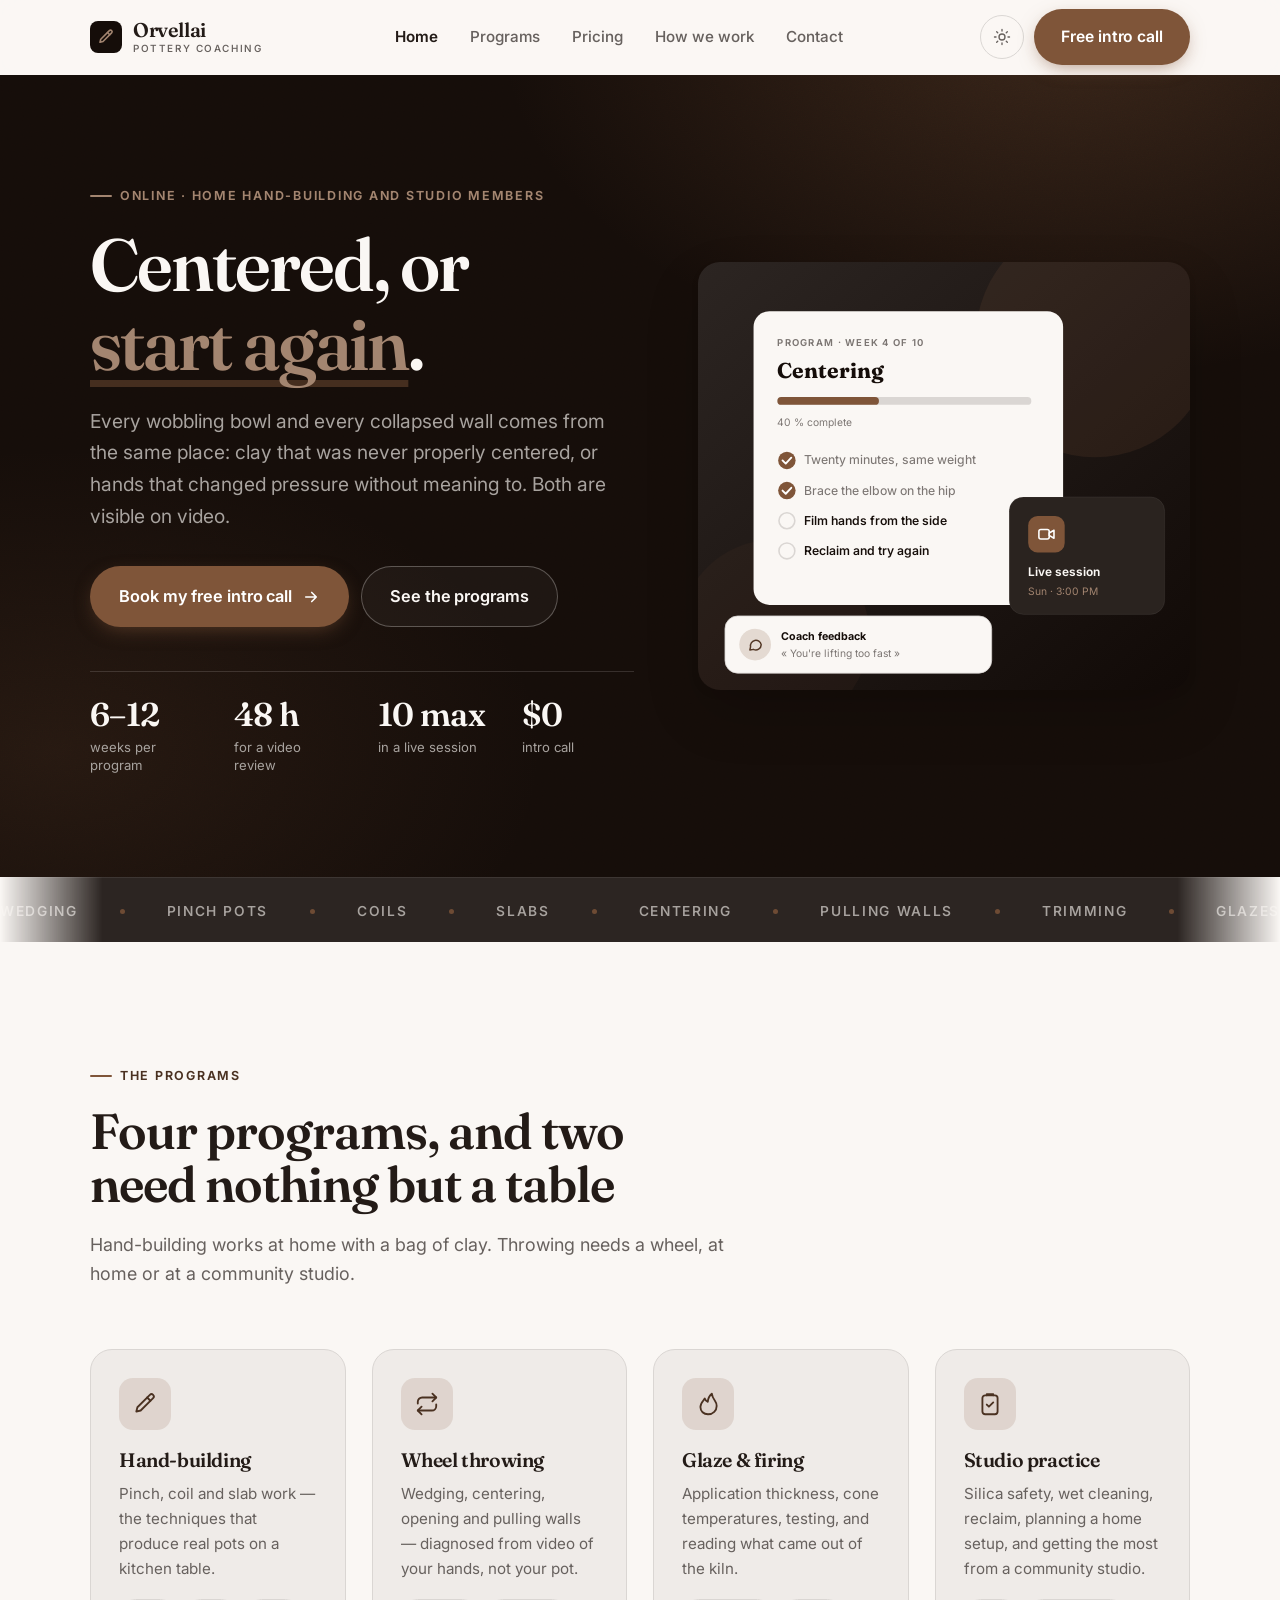
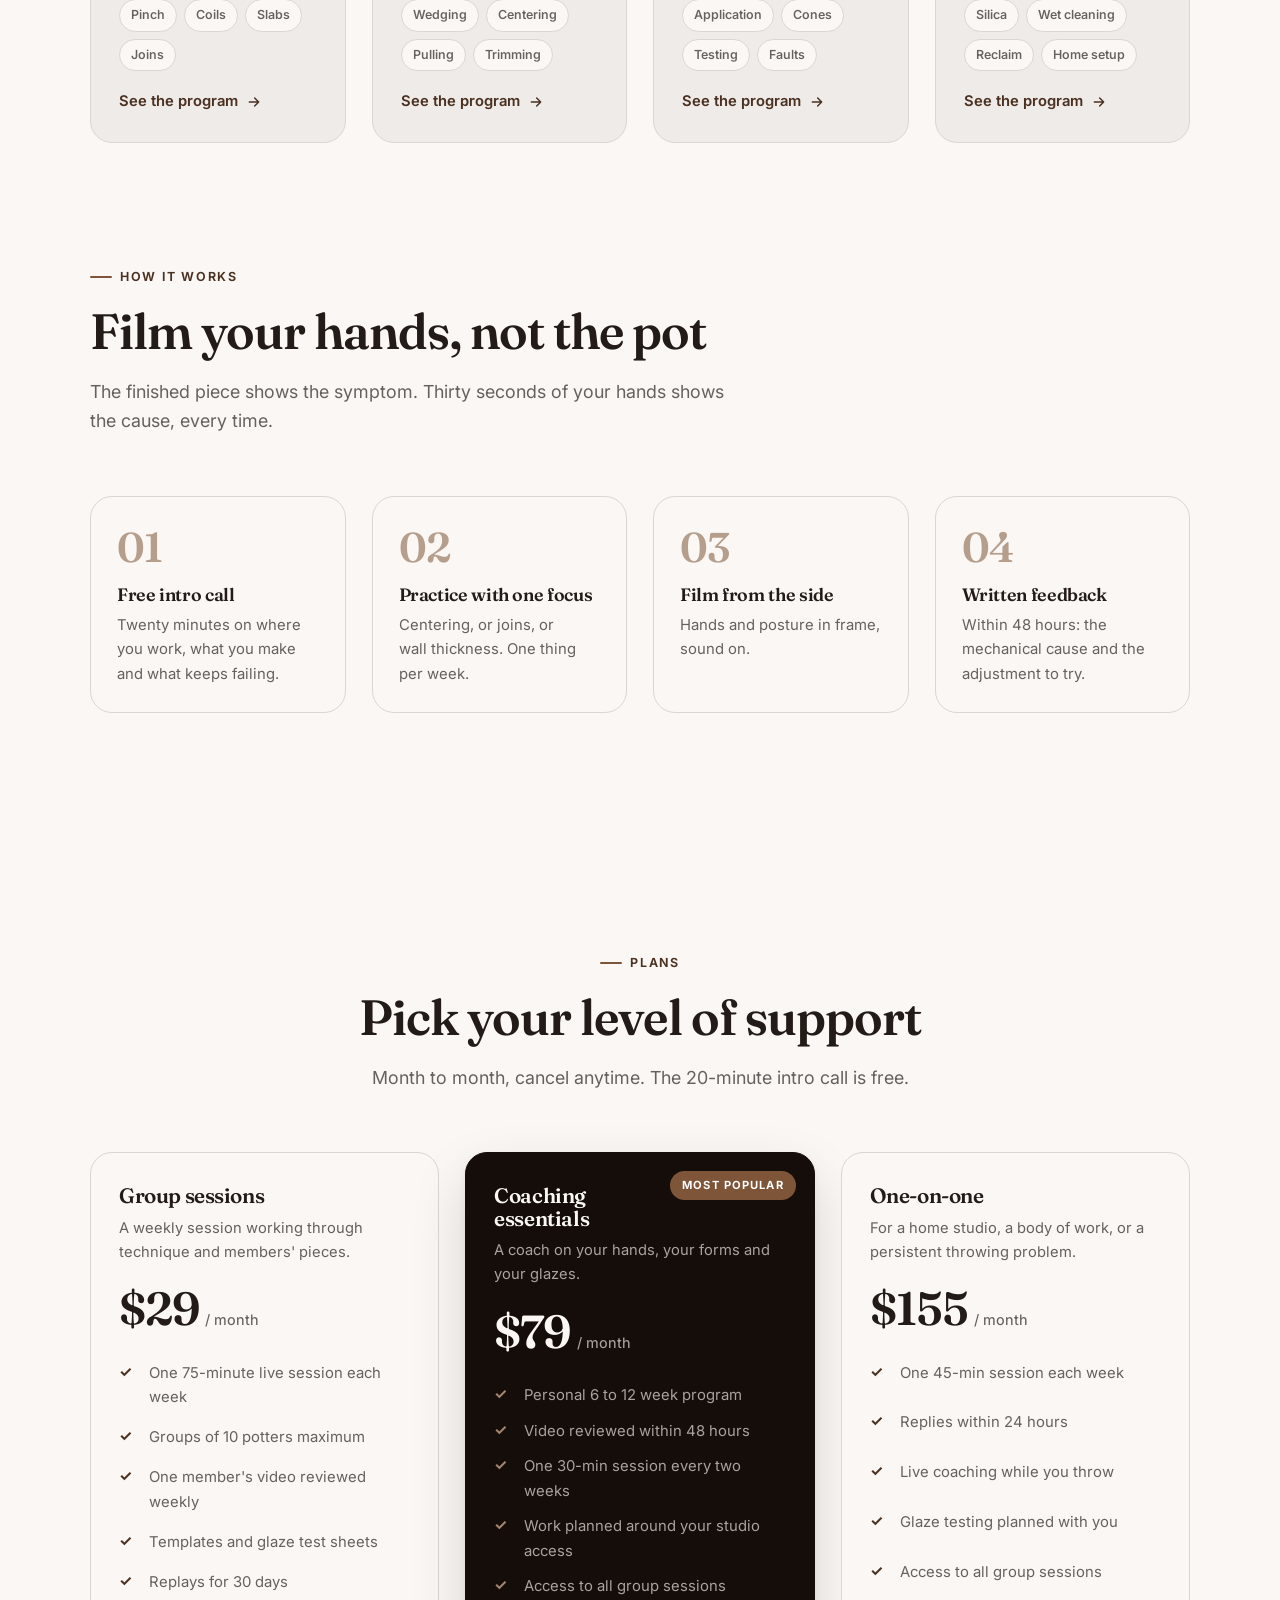
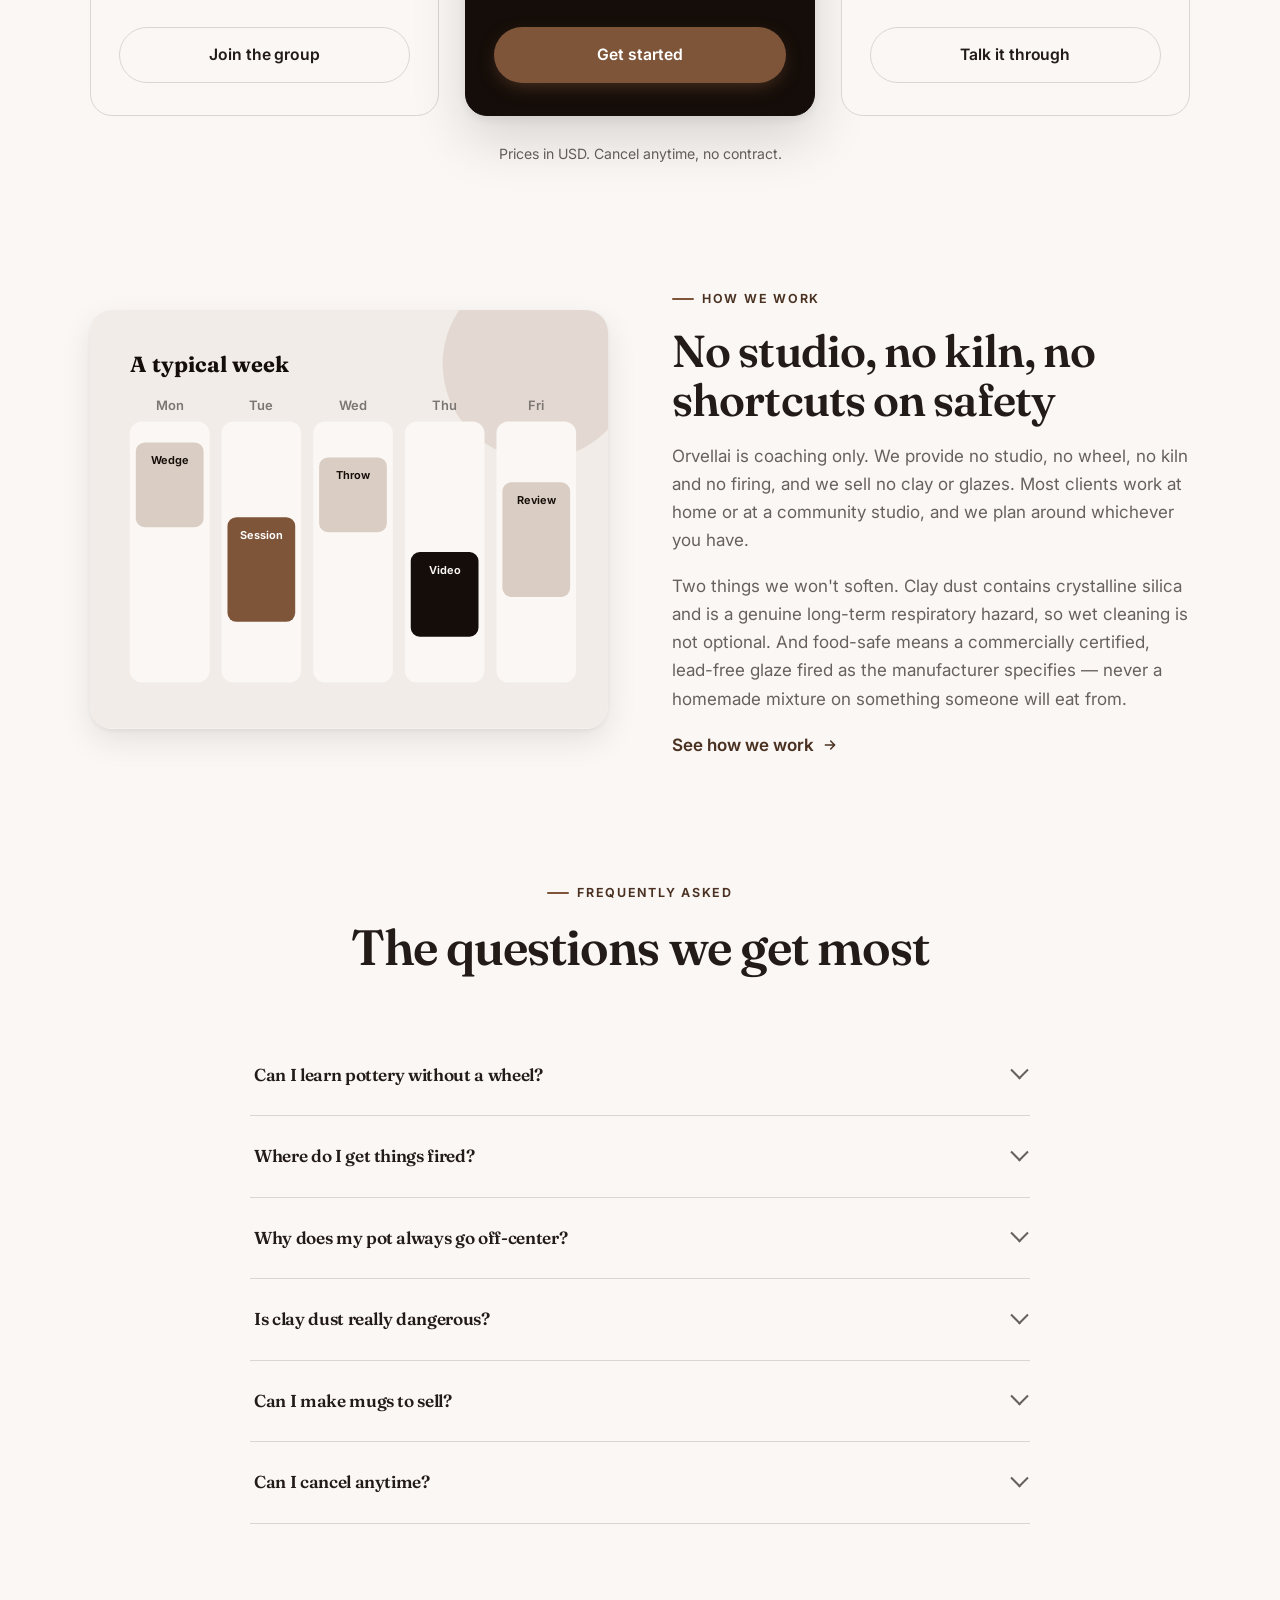
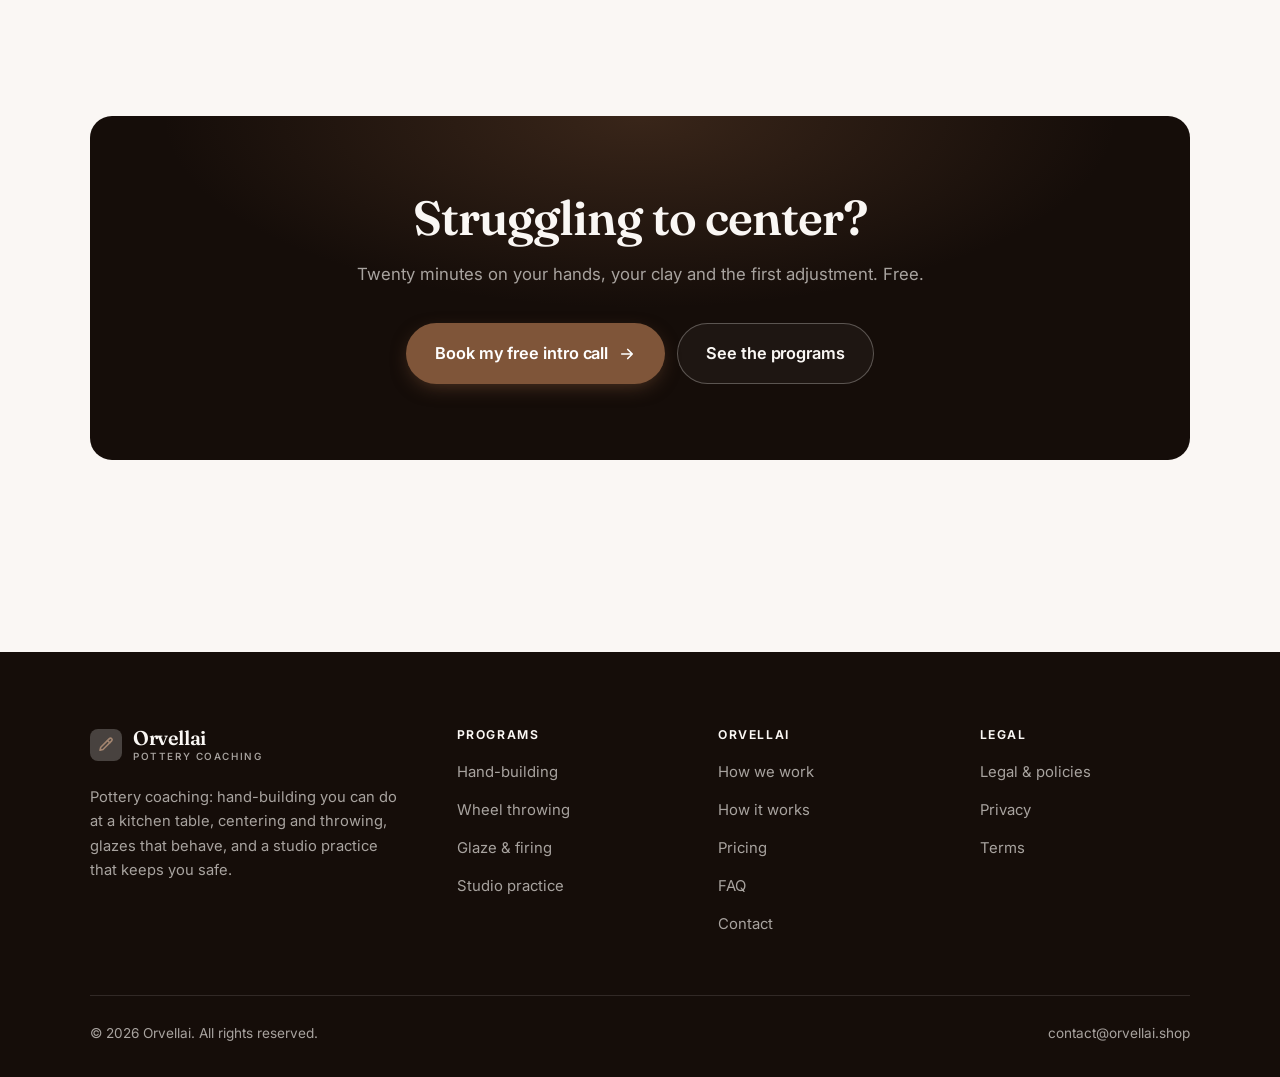
<file: index.html>
<!DOCTYPE html>
<html lang="en" class="no-js">
<head>
<meta charset="utf-8">
<meta name="viewport" content="width=device-width, initial-scale=1">
<title>Orvellai — Pottery coaching: hand-building, throwing and glazes</title>
<meta name="description" content="Online pottery coaching: pinch, coil and slab work at home, centering and throwing, glaze and firing decisions, and safe studio practice. Video review of your work.">
<link rel="canonical" href="https://orvellai.shop/">

<meta property="og:type" content="website">
<meta property="og:url" content="https://orvellai.shop/">
<meta property="og:site_name" content="Orvellai">
<meta property="og:locale" content="en_US">
<meta property="og:title" content="Orvellai — Pottery coaching: hand-building, throwing and glazes">
<meta property="og:description" content="Online pottery coaching: pinch, coil and slab work at home, centering and throwing, glaze and firing decisions, and safe studio practice. Video review of your work.">
<meta name="theme-color" content="#150d09">

<link rel="icon" href="assets/img/favicon.svg" type="image/svg+xml">
<link rel="preconnect" href="https://fonts.googleapis.com">
<link rel="preconnect" href="https://fonts.gstatic.com" crossorigin>
<link rel="stylesheet" href="https://fonts.googleapis.com/css2?family=Fraunces:opsz,wght@9..144,400..700&family=Inter:wght@400..700&display=swap">
<link rel="stylesheet" href="assets/css/style.css">

<!-- Thème appliqué avant le premier rendu (évite le flash) -->
<script>
document.documentElement.classList.remove('no-js');
(function(){try{var t=localStorage.getItem('site-theme');if(t){document.documentElement.setAttribute('data-theme',t);}}catch(e){}})();
</script>
<script type="application/ld+json">
{
  "@context": "https://schema.org",
  "@type": "Organization",
  "name": "Orvellai",
  "url": "https://orvellai.shop/",
  "email": "contact@orvellai.shop",
  "description": "Online pottery coaching: pinch, coil and slab work at home, centering and throwing, glaze and firing decisions, and safe studio practice. Video review of your work.",
  "areaServed": "US",
  "knowsLanguage": "en"
}
</script>
</head>

<body>
<a class="skip-link" href="#main">Skip to main content</a>

<header class="site-header">
  <nav class="wrap nav" aria-label="Main navigation">
    <a class="brand" href="index.html">
      <svg class="brand__mark" viewBox="0 0 64 64" aria-hidden="true">
        <rect class="bm-bg" width="64" height="64" rx="16"/>
        <g class="bm-ic" transform="translate(14 14) scale(1.5)" fill="none" stroke-width="2.1" stroke-linecap="round" stroke-linejoin="round"><path d="M16.5 3.5a2.1 2.1 0 0 1 3 3L8 18l-4 1 1-4z"/><path d="M14 6l3 3"/></g>
      </svg>
      <span>Orvellai<span class="brand__sub">Pottery coaching</span></span>
    </a>

    <ul class="nav__links" id="nav-links">
      <li><a href="index.html" aria-current="page">Home</a></li>
      <li><a href="programs.html">Programs</a></li>
      <li><a href="index.html#pricing">Pricing</a></li>
      <li><a href="about.html">How we work</a></li>
      <li><a href="contact.html">Contact</a></li>
      <li><a class="btn btn--primary" href="contact.html">Free intro call</a></li>
    </ul>

    <div class="nav__cta">
      <button class="theme-toggle" type="button" aria-label="Switch to dark theme">
        <svg class="icon-sun" viewBox="0 0 24 24" fill="none" stroke="currentColor" stroke-width="1.8" stroke-linecap="round" aria-hidden="true"><circle cx="12" cy="12" r="4"/><path d="M12 2v2m0 16v2M2 12h2m16 0h2M4.9 4.9l1.4 1.4m11.4 11.4 1.4 1.4M19.1 4.9l-1.4 1.4M6.3 17.7l-1.4 1.4"/></svg>
        <svg class="icon-moon" viewBox="0 0 24 24" fill="none" stroke="currentColor" stroke-width="1.8" stroke-linecap="round" stroke-linejoin="round" aria-hidden="true"><path d="M21 12.8A9 9 0 1 1 11.2 3a7 7 0 0 0 9.8 9.8z"/></svg>
      </button>
      <a class="btn btn--primary" href="contact.html">Free intro call</a>
      <button class="nav__toggle" type="button" aria-expanded="false" aria-controls="nav-links" aria-label="Open menu">
        <svg class="icon-open" viewBox="0 0 24 24" fill="none" stroke="currentColor" stroke-width="2" stroke-linecap="round" aria-hidden="true"><path d="M3 6h18M3 12h18M3 18h18"/></svg>
        <svg class="icon-close" viewBox="0 0 24 24" fill="none" stroke="currentColor" stroke-width="2" stroke-linecap="round" aria-hidden="true"><path d="M6 6l12 12M18 6L6 18"/></svg>
      </button>
    </div>
  </nav>
</header>

<main id="main">

<section class="hero">
  <div class="wrap hero__inner">
    <div>
      <span class="eyebrow hero__eyebrow">Online · Home hand-building and studio members</span>
      <h1>Centered, or<br> <em>start again</em>.</h1>
      <p class="hero__lede">Every wobbling bowl and every collapsed wall comes from the same place: clay that was never properly centered, or hands that changed pressure without meaning to. Both are visible on video.</p>

      <div class="hero__actions">
        <a class="btn btn--primary btn--lg" href="contact.html">Book my free intro call <svg viewBox="0 0 24 24" fill="none" stroke="currentColor" stroke-width="2.2" stroke-linecap="round" stroke-linejoin="round" aria-hidden="true"><path d="M5 12h14M13 6l6 6-6 6"/></svg></a>
        <a class="btn btn--on-dark btn--lg" href="programs.html">See the programs</a>
      </div>

      <ul class="hero__proof">
        <li><span class="stat__num">6–12</span><span class="stat__label">weeks per program</span></li>
        <li><span class="stat__num">48 h</span><span class="stat__label">for a video review</span></li>
        <li><span class="stat__num">10 max</span><span class="stat__label">in a live session</span></li>
        <li><span class="stat__num">$0</span><span class="stat__label">intro call</span></li>
      </ul>
    </div>

    <div class="hero__art">
      <svg viewBox="0 0 620 540" role="img" aria-label="A pottery program in week 4 of 10, showing this week's practice, the next live session and coach feedback.">
        <defs>
          <linearGradient id="hbg" x1="0" y1="0" x2="1" y2="1">
            <stop offset="0" stop-color="#2c2522"/><stop offset="1" stop-color="#110a07"/>
          </linearGradient>
        </defs>
        <rect width="620" height="540" rx="22" fill="url(#hbg)"/>
        <circle cx="500" cy="96" r="150" fill="#7f5539" opacity=".16"/>
        <circle cx="96" cy="470" r="120" fill="#7f5539" opacity=".08"/>

        <g style="font-family: var(--font-body)">
          <!-- Carte programme -->
          <rect x="70" y="62" width="390" height="370" rx="20" fill="#faf7f4"/>
          <text x="100" y="106" font-size="12" font-weight="650" letter-spacing="1.6" fill="#7c7673">PROGRAM · WEEK 4 OF 10</text>
          <text x="100" y="146" font-size="27" font-weight="700" fill="#150d09" style="font-family: var(--font-display)">Centering</text>
          <rect x="100" y="170" width="320" height="10" rx="5" fill="#dad6d3"/>
          <rect x="100" y="170" width="128" height="10" rx="5" fill="#7f5539"/>
          <text x="100" y="206" font-size="13" fill="#7c7673">40 % complete</text>
          <circle cx="112" cy="250" r="11" fill="#7f5539"/><path d="M106.5 250l4 4 7-7.5" fill="none" stroke="#ffffff" stroke-width="2.4" stroke-linecap="round" stroke-linejoin="round"/><text x="134" y="255" font-size="15.5" fill="#7c7673" font-weight="450">Twenty minutes, same weight</text>
          <circle cx="112" cy="288" r="11" fill="#7f5539"/><path d="M106.5 288l4 4 7-7.5" fill="none" stroke="#ffffff" stroke-width="2.4" stroke-linecap="round" stroke-linejoin="round"/><text x="134" y="293" font-size="15.5" fill="#7c7673" font-weight="450">Brace the elbow on the hip</text>
          <circle cx="112" cy="326" r="10" fill="none" stroke="#dad6d3" stroke-width="2"/><text x="134" y="331" font-size="15.5" fill="#150d09" font-weight="560">Film hands from the side</text>
          <circle cx="112" cy="364" r="10" fill="none" stroke="#dad6d3" stroke-width="2"/><text x="134" y="369" font-size="15.5" fill="#150d09" font-weight="560">Reclaim and try again</text>

          <!-- Carte séance -->
          <rect x="392" y="296" width="196" height="148" rx="18" fill="#2a231f" stroke="#ffffff" stroke-opacity=".08"/>
          <rect x="416" y="320" width="46" height="46" rx="12" fill="#7f5539"/>
          <g transform="translate(427 331)" fill="none" stroke="#ffffff" color="#ffffff" stroke-width="2" stroke-linecap="round" stroke-linejoin="round"><rect x="2.5" y="6" width="13" height="12" rx="2.5"/><path d="M15.5 10.5 21.5 7v10l-6-3.5z"/></g>
          <text x="416" y="396" font-size="15" font-weight="650" fill="#faf7f4">Live session</text>
          <text x="416" y="420" font-size="13" fill="#a38570">Sun · 3:00 PM</text>

          <!-- Retour du coach -->
          <rect x="34" y="446" width="336" height="72" rx="16" fill="#faf7f4" stroke="#dad6d3"/>
          <circle cx="72" cy="482" r="20" fill="#e4dad2"/>
          <g transform="translate(62 472) scale(.84)" fill="none" stroke="#533725" stroke-width="2.2" stroke-linecap="round" stroke-linejoin="round"><path d="M21 12a8 8 0 0 1-11.6 7.1L4 20l1-4.6A8 8 0 1 1 21 12z"/></g>
          <text x="104" y="476" font-size="13.5" font-weight="700" fill="#150d09">Coach feedback</text>
          <text x="104" y="498" font-size="13" fill="#7c7673">« You're lifting too fast »</text>
        </g>
      </svg>
    </div>
  </div>
</section>

<div class="marquee" aria-hidden="true">
  <div class="marquee__track"><span>Wedging</span><span>Pinch pots</span><span>Coils</span><span>Slabs</span><span>Centering</span><span>Pulling walls</span><span>Trimming</span><span>Glazes</span><span>Cone temperatures</span><span>Silica safety</span><span>Wedging</span><span>Pinch pots</span><span>Coils</span><span>Slabs</span><span>Centering</span><span>Pulling walls</span><span>Trimming</span><span>Glazes</span><span>Cone temperatures</span><span>Silica safety</span></div>
</div>

<section class="section wrap" id="programs">
  <div class="section-head reveal">
    <span class="eyebrow">The programs</span>
    <h2>Four programs, and two need nothing but a table</h2>
    <p>Hand-building works at home with a bag of clay. Throwing needs a wheel, at home or at a community studio.</p>
  </div>
  <div class="grid grid--4 reveal-group">
    <a class="card" href="programs.html#handbuilding">
      <div class="card__icon"><svg viewBox="0 0 24 24" fill="none" stroke="currentColor" stroke-width="1.7" stroke-linecap="round" stroke-linejoin="round" aria-hidden="true"><path d="M16.5 3.5a2.1 2.1 0 0 1 3 3L8 18l-4 1 1-4z"/><path d="M14 6l3 3"/></svg></div>
      <h3>Hand-building</h3>
      <p>Pinch, coil and slab work — the techniques that produce real pots on a kitchen table.</p>
      <ul class="tags"><li>Pinch</li><li>Coils</li><li>Slabs</li><li>Joins</li></ul>
      <span class="arrow-link">See the program <svg viewBox="0 0 24 24" fill="none" stroke="currentColor" stroke-width="2.2" stroke-linecap="round" stroke-linejoin="round" aria-hidden="true"><path d="M5 12h14M13 6l6 6-6 6"/></svg></span>
    </a>
    <a class="card" href="programs.html#throwing">
      <div class="card__icon"><svg viewBox="0 0 24 24" fill="none" stroke="currentColor" stroke-width="1.7" stroke-linecap="round" stroke-linejoin="round" aria-hidden="true"><path d="M17 2.5l3.5 3.5L17 9.5"/><path d="M3.5 11.5V10A4 4 0 0 1 7.5 6h13M7 21.5 3.5 18 7 14.5"/><path d="M20.5 12.5V14a4 4 0 0 1-4 4h-13"/></svg></div>
      <h3>Wheel throwing</h3>
      <p>Wedging, centering, opening and pulling walls — diagnosed from video of your hands, not your pot.</p>
      <ul class="tags"><li>Wedging</li><li>Centering</li><li>Pulling</li><li>Trimming</li></ul>
      <span class="arrow-link">See the program <svg viewBox="0 0 24 24" fill="none" stroke="currentColor" stroke-width="2.2" stroke-linecap="round" stroke-linejoin="round" aria-hidden="true"><path d="M5 12h14M13 6l6 6-6 6"/></svg></span>
    </a>
    <a class="card" href="programs.html#glaze">
      <div class="card__icon"><svg viewBox="0 0 24 24" fill="none" stroke="currentColor" stroke-width="1.7" stroke-linecap="round" stroke-linejoin="round" aria-hidden="true"><path d="M12 21.5c-4 0-7-2.8-7-6.7 0-3.4 2.4-5.6 4-7.8.6 1.6 1.6 2.6 2.8 3 .2-3.1 1.4-5.6 3.7-7.5.3 3 1.6 4.8 3 6.7 1.1 1.5 1.5 3 1.5 4.6 0 4.2-3.3 7.7-8 7.7z"/></svg></div>
      <h3>Glaze &amp; firing</h3>
      <p>Application thickness, cone temperatures, testing, and reading what came out of the kiln.</p>
      <ul class="tags"><li>Application</li><li>Cones</li><li>Testing</li><li>Faults</li></ul>
      <span class="arrow-link">See the program <svg viewBox="0 0 24 24" fill="none" stroke="currentColor" stroke-width="2.2" stroke-linecap="round" stroke-linejoin="round" aria-hidden="true"><path d="M5 12h14M13 6l6 6-6 6"/></svg></span>
    </a>
    <a class="card" href="programs.html#practice">
      <div class="card__icon"><svg viewBox="0 0 24 24" fill="none" stroke="currentColor" stroke-width="1.7" stroke-linecap="round" stroke-linejoin="round" aria-hidden="true"><rect x="5" y="4" width="14" height="17.5" rx="2.5"/><path d="M9 4V3h6v1M9 12.5l2 2 4-4"/></svg></div>
      <h3>Studio practice</h3>
      <p>Silica safety, wet cleaning, reclaim, planning a home setup, and getting the most from a community studio.</p>
      <ul class="tags"><li>Silica</li><li>Wet cleaning</li><li>Reclaim</li><li>Home setup</li></ul>
      <span class="arrow-link">See the program <svg viewBox="0 0 24 24" fill="none" stroke="currentColor" stroke-width="2.2" stroke-linecap="round" stroke-linejoin="round" aria-hidden="true"><path d="M5 12h14M13 6l6 6-6 6"/></svg></span>
    </a>
  </div>
</section>

<section class="section section--flush wrap" id="how-it-works">
  <div class="section-head reveal">
    <span class="eyebrow">How it works</span>
    <h2>Film your hands, not the pot</h2>
    <p>The finished piece shows the symptom. Thirty seconds of your hands shows the cause, every time.</p>
  </div>
  <div class="grid grid--4 steps reveal-group">
    <article class="step">
      <h3>Free intro call</h3>
      <p>Twenty minutes on where you work, what you make and what keeps failing.</p>
    </article>
    <article class="step">
      <h3>Practice with one focus</h3>
      <p>Centering, or joins, or wall thickness. One thing per week.</p>
    </article>
    <article class="step">
      <h3>Film from the side</h3>
      <p>Hands and posture in frame, sound on.</p>
    </article>
    <article class="step">
      <h3>Written feedback</h3>
      <p>Within 48 hours: the mechanical cause and the adjustment to try.</p>
    </article>
  </div>
</section>

<section class="section wrap" id="pricing">
  <div class="section-head section-head--center reveal">
    <span class="eyebrow">Plans</span>
    <h2>Pick your level of support</h2>
    <p>Month to month, cancel anytime. The 20-minute intro call is free.</p>
  </div>
  <div class="grid grid--3 plans reveal-group">
    <article class="plan">
      
      <h3>Group sessions</h3>
      <p class="plan__desc">A weekly session working through technique and members' pieces.</p>
      <p class="plan__price">$29<span class="plan__period">/ month</span></p>
      <ul class="plan__features">
        <li>One 75-minute live session each week</li>
        <li>Groups of 10 potters maximum</li>
        <li>One member's video reviewed weekly</li>
        <li>Templates and glaze test sheets</li>
        <li>Replays for 30 days</li>
      </ul>
      <a class="btn btn--ghost btn--block" href="contact.html">Join the group</a>
    </article>
    <article class="plan plan--featured">
      <span class="plan__tag">Most popular</span>
      <h3>Coaching essentials</h3>
      <p class="plan__desc">A coach on your hands, your forms and your glazes.</p>
      <p class="plan__price">$79<span class="plan__period">/ month</span></p>
      <ul class="plan__features">
        <li>Personal 6 to 12 week program</li>
        <li>Video reviewed within 48 hours</li>
        <li>One 30-min session every two weeks</li>
        <li>Work planned around your studio access</li>
        <li>Access to all group sessions</li>
      </ul>
      <a class="btn btn--primary btn--block" href="contact.html">Get started</a>
    </article>
    <article class="plan">
      
      <h3>One-on-one</h3>
      <p class="plan__desc">For a home studio, a body of work, or a persistent throwing problem.</p>
      <p class="plan__price">$155<span class="plan__period">/ month</span></p>
      <ul class="plan__features">
        <li>One 45-min session each week</li>
        <li>Replies within 24 hours</li>
        <li>Live coaching while you throw</li>
        <li>Glaze testing planned with you</li>
        <li>Access to all group sessions</li>
      </ul>
      <a class="btn btn--ghost btn--block" href="contact.html">Talk it through</a>
    </article>
  </div>
  <p class="plans-note">Prices in USD. Cancel anytime, no contract.</p>
</section>

<section class="section section--flush wrap">
  <div class="split reveal">
    <div class="split__art">
      <svg viewBox="0 0 520 420" role="img" aria-label="Example of a typical week: Wedge, Session, Throw, Video, Review.">
        <rect width="520" height="420" rx="20" fill="#f1ece7"/>
        <circle cx="450" cy="54" r="96" fill="#7f5539" opacity=".12"/>
        <g style="font-family: var(--font-body)">
        <text x="40" y="62" font-size="22" font-weight="700" fill="#150d09" style="font-family: var(--font-display)">A typical week</text>
        <text x="80" y="100" text-anchor="middle" font-size="13" font-weight="600" fill="#7c7673">Mon</text>
        <rect x="40" y="112" width="80" height="262" rx="12" fill="#faf7f4"/>
        <rect x="46" y="133" width="68" height="85" rx="9" fill="#dacdc3"/>
        <text x="80" y="155" text-anchor="middle" font-size="11" font-weight="650" fill="#150d09">Wedge</text>
        <text x="172" y="100" text-anchor="middle" font-size="13" font-weight="600" fill="#7c7673">Tue</text>
        <rect x="132" y="112" width="80" height="262" rx="12" fill="#faf7f4"/>
        <rect x="138" y="208" width="68" height="105" rx="9" fill="#7f5539"/>
        <text x="172" y="230" text-anchor="middle" font-size="11" font-weight="650" fill="#ffffff">Session</text>
        <text x="264" y="100" text-anchor="middle" font-size="13" font-weight="600" fill="#7c7673">Wed</text>
        <rect x="224" y="112" width="80" height="262" rx="12" fill="#faf7f4"/>
        <rect x="230" y="148" width="68" height="75" rx="9" fill="#dacdc3"/>
        <text x="264" y="170" text-anchor="middle" font-size="11" font-weight="650" fill="#150d09">Throw</text>
        <text x="356" y="100" text-anchor="middle" font-size="13" font-weight="600" fill="#7c7673">Thu</text>
        <rect x="316" y="112" width="80" height="262" rx="12" fill="#faf7f4"/>
        <rect x="322" y="243" width="68" height="85" rx="9" fill="#150d09"/>
        <text x="356" y="265" text-anchor="middle" font-size="11" font-weight="650" fill="#faf7f4">Video</text>
        <text x="448" y="100" text-anchor="middle" font-size="13" font-weight="600" fill="#7c7673">Fri</text>
        <rect x="408" y="112" width="80" height="262" rx="12" fill="#faf7f4"/>
        <rect x="414" y="173" width="68" height="115" rx="9" fill="#dacdc3"/>
        <text x="448" y="195" text-anchor="middle" font-size="11" font-weight="650" fill="#150d09">Review</text>
        </g>
      </svg>
    </div>
    <div>
      <span class="eyebrow">How we work</span>
      <h2>No studio, no kiln, no shortcuts on safety</h2>
      <p>Orvellai is coaching only. We provide no studio, no wheel, no kiln and no firing, and we sell no clay or glazes. Most clients work at home or at a community studio, and we plan around whichever you have.</p>
      <p>Two things we won't soften. Clay dust contains crystalline silica and is a genuine long-term respiratory hazard, so wet cleaning is not optional. And food-safe means a commercially certified, lead-free glaze fired as the manufacturer specifies — never a homemade mixture on something someone will eat from.</p>
      <p><a class="arrow-link" href="about.html">See how we work <svg viewBox="0 0 24 24" fill="none" stroke="currentColor" stroke-width="2.2" stroke-linecap="round" stroke-linejoin="round" aria-hidden="true"><path d="M5 12h14M13 6l6 6-6 6"/></svg></a></p>
    </div>
  </div>
</section>

<section class="section section--flush wrap" id="faq">
  <div class="section-head section-head--center reveal">
    <span class="eyebrow">Frequently asked</span>
    <h2>The questions we get most</h2>
  </div>
  <div class="faq reveal">
    <details>
      <summary>Can I learn pottery without a wheel?</summary>
      <p>Yes, and hand-building is a serious discipline rather than a consolation prize. Two of our four programs need nothing but clay and a table.</p>
    </details>
    <details>
      <summary>Where do I get things fired?</summary>
      <p>Community studios, colleges and some pottery shops fire work for a fee. We'll help you find options and prepare pieces the way a firing service expects.</p>
    </details>
    <details>
      <summary>Why does my pot always go off-center?</summary>
      <p>Almost always bracing and pressure, not strength. Film your hands from the side and it usually becomes obvious within one review.</p>
    </details>
    <details>
      <summary>Is clay dust really dangerous?</summary>
      <p>Yes, over years of exposure. Wet clean, don't sweep dry, and don't sand bone-dry clay indoors without proper protection. This is the part of the hobby people skip and shouldn't.</p>
    </details>
    <details>
      <summary>Can I make mugs to sell?</summary>
      <p>You can make functional ware with certified food-safe glazes correctly fired. Selling brings other obligations, and we'll be clear about where coaching stops.</p>
    </details>
    <details>
      <summary>Can I cancel anytime?</summary>
      <p>Yes. No contract, no minimum term. Access stays open until the end of the month you already paid for.</p>
    </details>
  </div>
</section>

<section class="wrap section--tight">
  <div class="cta-band reveal">
    <h2>Struggling to center?</h2>
    <p>Twenty minutes on your hands, your clay and the first adjustment. Free.</p>
    <div class="hero__actions">
      <a class="btn btn--primary btn--lg" href="contact.html">Book my free intro call <svg viewBox="0 0 24 24" fill="none" stroke="currentColor" stroke-width="2.2" stroke-linecap="round" stroke-linejoin="round" aria-hidden="true"><path d="M5 12h14M13 6l6 6-6 6"/></svg></a>
      <a class="btn btn--on-dark btn--lg" href="programs.html">See the programs</a>
    </div>
  </div>
</section>

</main>

<footer class="site-footer">
  <div class="wrap">
    <div class="footer__grid">
      <div class="footer__brand">
        <a class="brand" href="index.html">
          <svg class="brand__mark" viewBox="0 0 64 64" aria-hidden="true">
        <rect class="bm-bg" width="64" height="64" rx="16"/>
        <g class="bm-ic" transform="translate(14 14) scale(1.5)" fill="none" stroke-width="2.1" stroke-linecap="round" stroke-linejoin="round"><path d="M16.5 3.5a2.1 2.1 0 0 1 3 3L8 18l-4 1 1-4z"/><path d="M14 6l3 3"/></g>
      </svg>
          <span>Orvellai<span class="brand__sub">Pottery coaching</span></span>
        </a>
        <p>Pottery coaching: hand-building you can do at a kitchen table, centering and throwing, glazes that behave, and a studio practice that keeps you safe.</p>
      </div>

      <div class="footer__col">
        <h4>Programs</h4>
        <ul>
          <li><a href="programs.html#handbuilding">Hand-building</a></li>
          <li><a href="programs.html#throwing">Wheel throwing</a></li>
          <li><a href="programs.html#glaze">Glaze &amp; firing</a></li>
          <li><a href="programs.html#practice">Studio practice</a></li>
        </ul>
      </div>

      <div class="footer__col">
        <h4>Orvellai</h4>
        <ul>
          <li><a href="about.html">How we work</a></li>
          <li><a href="index.html#how-it-works">How it works</a></li>
          <li><a href="index.html#pricing">Pricing</a></li>
          <li><a href="index.html#faq">FAQ</a></li>
          <li><a href="contact.html">Contact</a></li>
        </ul>
      </div>

      <div class="footer__col">
        <h4>Legal</h4>
        <ul>
          <li><a href="legal.html">Legal &amp; policies</a></li>
          <li><a href="legal.html#privacy">Privacy</a></li>
          <li><a href="legal.html#terms">Terms</a></li>
        </ul>
      </div>
    </div>

    <div class="footer__bottom">
      <p>© <span data-year>2026</span> Orvellai. All rights reserved.</p>
      <p><a href="mailto:contact@orvellai.shop">contact@orvellai.shop</a></p>
    </div>
  </div>
</footer>

<script src="assets/js/main.js" defer></script>
</body>
</html>
</file>
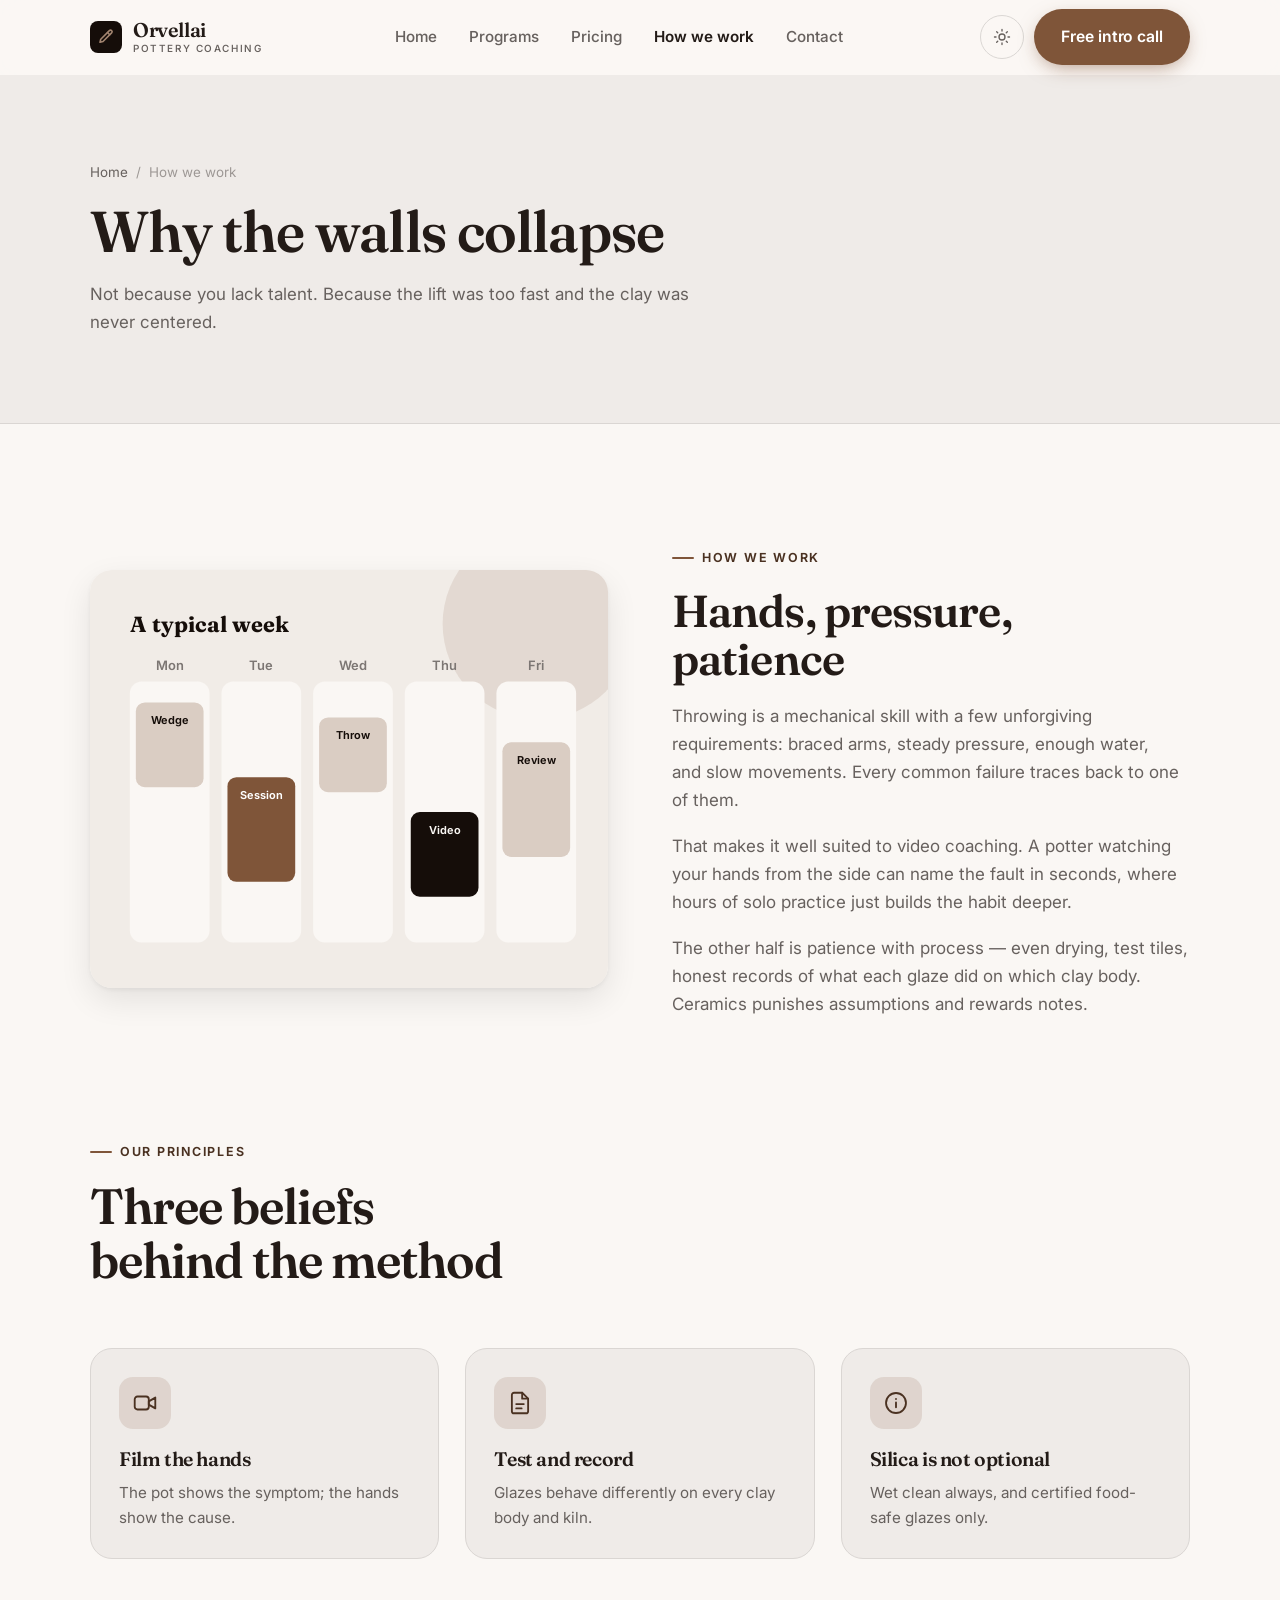
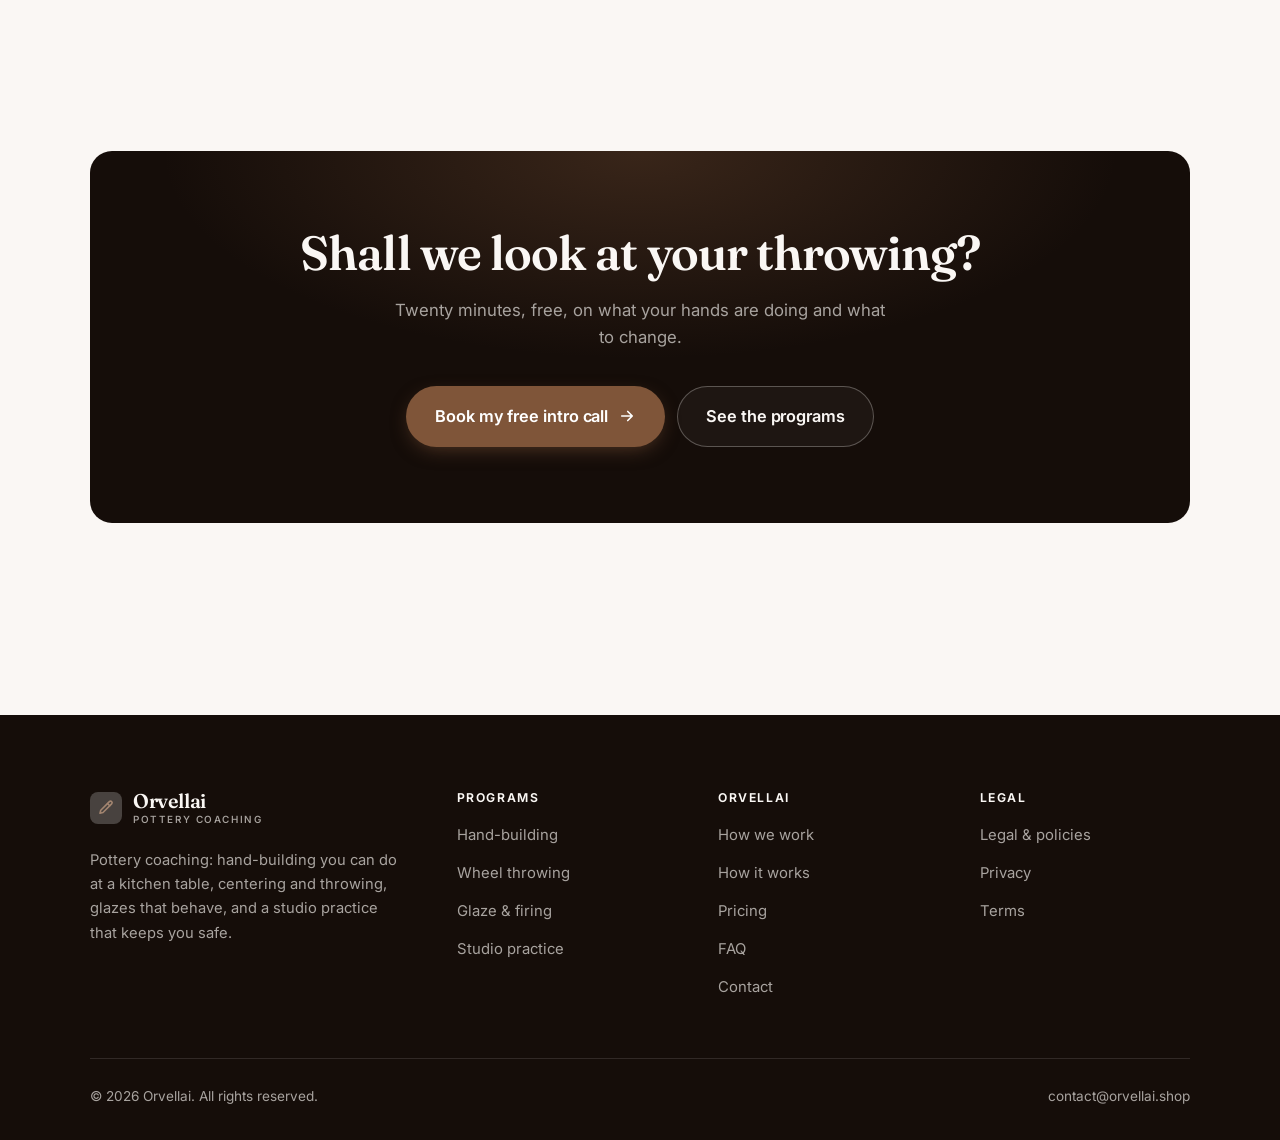
<file: about.html>
<!DOCTYPE html>
<html lang="en" class="no-js">
<head>
<meta charset="utf-8">
<meta name="viewport" content="width=device-width, initial-scale=1">
<title>How we work — Orvellai</title>
<meta name="description" content="Why pottery faults are mechanical, and the safety rules Orvellai insists on.">
<link rel="canonical" href="https://orvellai.shop/about.html">

<meta property="og:type" content="website">
<meta property="og:url" content="https://orvellai.shop/about.html">
<meta property="og:site_name" content="Orvellai">
<meta property="og:locale" content="en_US">
<meta property="og:title" content="How we work — Orvellai">
<meta property="og:description" content="Why pottery faults are mechanical, and the safety rules Orvellai insists on.">
<meta name="theme-color" content="#150d09">

<link rel="icon" href="assets/img/favicon.svg" type="image/svg+xml">
<link rel="preconnect" href="https://fonts.googleapis.com">
<link rel="preconnect" href="https://fonts.gstatic.com" crossorigin>
<link rel="stylesheet" href="https://fonts.googleapis.com/css2?family=Fraunces:opsz,wght@9..144,400..700&family=Inter:wght@400..700&display=swap">
<link rel="stylesheet" href="assets/css/style.css">

<!-- Thème appliqué avant le premier rendu (évite le flash) -->
<script>
document.documentElement.classList.remove('no-js');
(function(){try{var t=localStorage.getItem('site-theme');if(t){document.documentElement.setAttribute('data-theme',t);}}catch(e){}})();
</script>
</head>

<body>
<a class="skip-link" href="#main">Skip to main content</a>

<header class="site-header">
  <nav class="wrap nav" aria-label="Main navigation">
    <a class="brand" href="index.html">
      <svg class="brand__mark" viewBox="0 0 64 64" aria-hidden="true">
        <rect class="bm-bg" width="64" height="64" rx="16"/>
        <g class="bm-ic" transform="translate(14 14) scale(1.5)" fill="none" stroke-width="2.1" stroke-linecap="round" stroke-linejoin="round"><path d="M16.5 3.5a2.1 2.1 0 0 1 3 3L8 18l-4 1 1-4z"/><path d="M14 6l3 3"/></g>
      </svg>
      <span>Orvellai<span class="brand__sub">Pottery coaching</span></span>
    </a>

    <ul class="nav__links" id="nav-links">
      <li><a href="index.html">Home</a></li>
      <li><a href="programs.html">Programs</a></li>
      <li><a href="index.html#pricing">Pricing</a></li>
      <li><a href="about.html" aria-current="page">How we work</a></li>
      <li><a href="contact.html">Contact</a></li>
      <li><a class="btn btn--primary" href="contact.html">Free intro call</a></li>
    </ul>

    <div class="nav__cta">
      <button class="theme-toggle" type="button" aria-label="Switch to dark theme">
        <svg class="icon-sun" viewBox="0 0 24 24" fill="none" stroke="currentColor" stroke-width="1.8" stroke-linecap="round" aria-hidden="true"><circle cx="12" cy="12" r="4"/><path d="M12 2v2m0 16v2M2 12h2m16 0h2M4.9 4.9l1.4 1.4m11.4 11.4 1.4 1.4M19.1 4.9l-1.4 1.4M6.3 17.7l-1.4 1.4"/></svg>
        <svg class="icon-moon" viewBox="0 0 24 24" fill="none" stroke="currentColor" stroke-width="1.8" stroke-linecap="round" stroke-linejoin="round" aria-hidden="true"><path d="M21 12.8A9 9 0 1 1 11.2 3a7 7 0 0 0 9.8 9.8z"/></svg>
      </button>
      <a class="btn btn--primary" href="contact.html">Free intro call</a>
      <button class="nav__toggle" type="button" aria-expanded="false" aria-controls="nav-links" aria-label="Open menu">
        <svg class="icon-open" viewBox="0 0 24 24" fill="none" stroke="currentColor" stroke-width="2" stroke-linecap="round" aria-hidden="true"><path d="M3 6h18M3 12h18M3 18h18"/></svg>
        <svg class="icon-close" viewBox="0 0 24 24" fill="none" stroke="currentColor" stroke-width="2" stroke-linecap="round" aria-hidden="true"><path d="M6 6l12 12M18 6L6 18"/></svg>
      </button>
    </div>
  </nav>
</header>

<main id="main">

<section class="page-head">
  <div class="wrap">
    <nav class="breadcrumb" aria-label="Breadcrumb">
      <a href="index.html">Home</a><span>/</span><span aria-current="page">How we work</span>
    </nav>
    <h1>Why the walls collapse</h1>
    <p>Not because you lack talent. Because the lift was too fast and the clay was never centered.</p>
  </div>
</section>

<section class="section wrap">
  <div class="split reveal">
    <div class="split__art">
      <svg viewBox="0 0 520 420" role="img" aria-label="Example of a typical week: Wedge, Session, Throw, Video, Review.">
        <rect width="520" height="420" rx="20" fill="#f1ece7"/>
        <circle cx="450" cy="54" r="96" fill="#7f5539" opacity=".12"/>
        <g style="font-family: var(--font-body)">
        <text x="40" y="62" font-size="22" font-weight="700" fill="#150d09" style="font-family: var(--font-display)">A typical week</text>
        <text x="80" y="100" text-anchor="middle" font-size="13" font-weight="600" fill="#7c7673">Mon</text>
        <rect x="40" y="112" width="80" height="262" rx="12" fill="#faf7f4"/>
        <rect x="46" y="133" width="68" height="85" rx="9" fill="#dacdc3"/>
        <text x="80" y="155" text-anchor="middle" font-size="11" font-weight="650" fill="#150d09">Wedge</text>
        <text x="172" y="100" text-anchor="middle" font-size="13" font-weight="600" fill="#7c7673">Tue</text>
        <rect x="132" y="112" width="80" height="262" rx="12" fill="#faf7f4"/>
        <rect x="138" y="208" width="68" height="105" rx="9" fill="#7f5539"/>
        <text x="172" y="230" text-anchor="middle" font-size="11" font-weight="650" fill="#ffffff">Session</text>
        <text x="264" y="100" text-anchor="middle" font-size="13" font-weight="600" fill="#7c7673">Wed</text>
        <rect x="224" y="112" width="80" height="262" rx="12" fill="#faf7f4"/>
        <rect x="230" y="148" width="68" height="75" rx="9" fill="#dacdc3"/>
        <text x="264" y="170" text-anchor="middle" font-size="11" font-weight="650" fill="#150d09">Throw</text>
        <text x="356" y="100" text-anchor="middle" font-size="13" font-weight="600" fill="#7c7673">Thu</text>
        <rect x="316" y="112" width="80" height="262" rx="12" fill="#faf7f4"/>
        <rect x="322" y="243" width="68" height="85" rx="9" fill="#150d09"/>
        <text x="356" y="265" text-anchor="middle" font-size="11" font-weight="650" fill="#faf7f4">Video</text>
        <text x="448" y="100" text-anchor="middle" font-size="13" font-weight="600" fill="#7c7673">Fri</text>
        <rect x="408" y="112" width="80" height="262" rx="12" fill="#faf7f4"/>
        <rect x="414" y="173" width="68" height="115" rx="9" fill="#dacdc3"/>
        <text x="448" y="195" text-anchor="middle" font-size="11" font-weight="650" fill="#150d09">Review</text>
        </g>
      </svg>
    </div>
    <div>
      <span class="eyebrow">How we work</span>
      <h2>Hands, pressure, patience</h2>
      <p>Throwing is a mechanical skill with a few unforgiving requirements: braced arms, steady pressure, enough water, and slow movements. Every common failure traces back to one of them.</p>
      <p>That makes it well suited to video coaching. A potter watching your hands from the side can name the fault in seconds, where hours of solo practice just builds the habit deeper.</p>
      <p>The other half is patience with process — even drying, test tiles, honest records of what each glaze did on which clay body. Ceramics punishes assumptions and rewards notes.</p>
      <!--
        TO DO: add a short introduction of the coach (name, real background),
        with a photo if possible. Do not invent credentials — see README.md.
      -->
    </div>
  </div>
</section>

<section class="section section--flush wrap">
  <div class="section-head reveal">
    <span class="eyebrow">Our principles</span>
    <h2>Three beliefs behind the method</h2>
  </div>
  <div class="grid grid--3 reveal-group">
    <article class="card">
      <div class="card__icon"><svg viewBox="0 0 24 24" fill="none" stroke="currentColor" stroke-width="1.7" stroke-linecap="round" stroke-linejoin="round" aria-hidden="true"><rect x="2.5" y="6" width="13" height="12" rx="2.5"/><path d="M15.5 10.5 21.5 7v10l-6-3.5z"/></svg></div>
      <h3>Film the hands</h3>
      <p>The pot shows the symptom; the hands show the cause.</p>
    </article>
    <article class="card">
      <div class="card__icon"><svg viewBox="0 0 24 24" fill="none" stroke="currentColor" stroke-width="1.7" stroke-linecap="round" stroke-linejoin="round" aria-hidden="true"><path d="M14 2.5H6.5A2 2 0 0 0 4.5 4.5v15a2 2 0 0 0 2 2h11a2 2 0 0 0 2-2V8z"/><path d="M14 2.5V8h5.5M8.5 13h7M8.5 17h5"/></svg></div>
      <h3>Test and record</h3>
      <p>Glazes behave differently on every clay body and kiln.</p>
    </article>
    <article class="card">
      <div class="card__icon"><svg viewBox="0 0 24 24" fill="none" stroke="currentColor" stroke-width="1.7" stroke-linecap="round" stroke-linejoin="round" aria-hidden="true"><circle cx="12" cy="12" r="9.2"/><path d="M12 16v-4.5M12 8.2v.1"/></svg></div>
      <h3>Silica is not optional</h3>
      <p>Wet clean always, and certified food-safe glazes only.</p>
    </article>
  </div>
</section>

<section class="wrap section--tight">
  <div class="cta-band reveal">
    <h2>Shall we look at your throwing?</h2>
    <p>Twenty minutes, free, on what your hands are doing and what to change.</p>
    <div class="hero__actions">
      <a class="btn btn--primary btn--lg" href="contact.html">Book my free intro call <svg viewBox="0 0 24 24" fill="none" stroke="currentColor" stroke-width="2.2" stroke-linecap="round" stroke-linejoin="round" aria-hidden="true"><path d="M5 12h14M13 6l6 6-6 6"/></svg></a>
      <a class="btn btn--on-dark btn--lg" href="programs.html">See the programs</a>
    </div>
  </div>
</section>

</main>

<footer class="site-footer">
  <div class="wrap">
    <div class="footer__grid">
      <div class="footer__brand">
        <a class="brand" href="index.html">
          <svg class="brand__mark" viewBox="0 0 64 64" aria-hidden="true">
        <rect class="bm-bg" width="64" height="64" rx="16"/>
        <g class="bm-ic" transform="translate(14 14) scale(1.5)" fill="none" stroke-width="2.1" stroke-linecap="round" stroke-linejoin="round"><path d="M16.5 3.5a2.1 2.1 0 0 1 3 3L8 18l-4 1 1-4z"/><path d="M14 6l3 3"/></g>
      </svg>
          <span>Orvellai<span class="brand__sub">Pottery coaching</span></span>
        </a>
        <p>Pottery coaching: hand-building you can do at a kitchen table, centering and throwing, glazes that behave, and a studio practice that keeps you safe.</p>
      </div>

      <div class="footer__col">
        <h4>Programs</h4>
        <ul>
          <li><a href="programs.html#handbuilding">Hand-building</a></li>
          <li><a href="programs.html#throwing">Wheel throwing</a></li>
          <li><a href="programs.html#glaze">Glaze &amp; firing</a></li>
          <li><a href="programs.html#practice">Studio practice</a></li>
        </ul>
      </div>

      <div class="footer__col">
        <h4>Orvellai</h4>
        <ul>
          <li><a href="about.html">How we work</a></li>
          <li><a href="index.html#how-it-works">How it works</a></li>
          <li><a href="index.html#pricing">Pricing</a></li>
          <li><a href="index.html#faq">FAQ</a></li>
          <li><a href="contact.html">Contact</a></li>
        </ul>
      </div>

      <div class="footer__col">
        <h4>Legal</h4>
        <ul>
          <li><a href="legal.html">Legal &amp; policies</a></li>
          <li><a href="legal.html#privacy">Privacy</a></li>
          <li><a href="legal.html#terms">Terms</a></li>
        </ul>
      </div>
    </div>

    <div class="footer__bottom">
      <p>© <span data-year>2026</span> Orvellai. All rights reserved.</p>
      <p><a href="mailto:contact@orvellai.shop">contact@orvellai.shop</a></p>
    </div>
  </div>
</footer>

<script src="assets/js/main.js" defer></script>
</body>
</html>
</file>
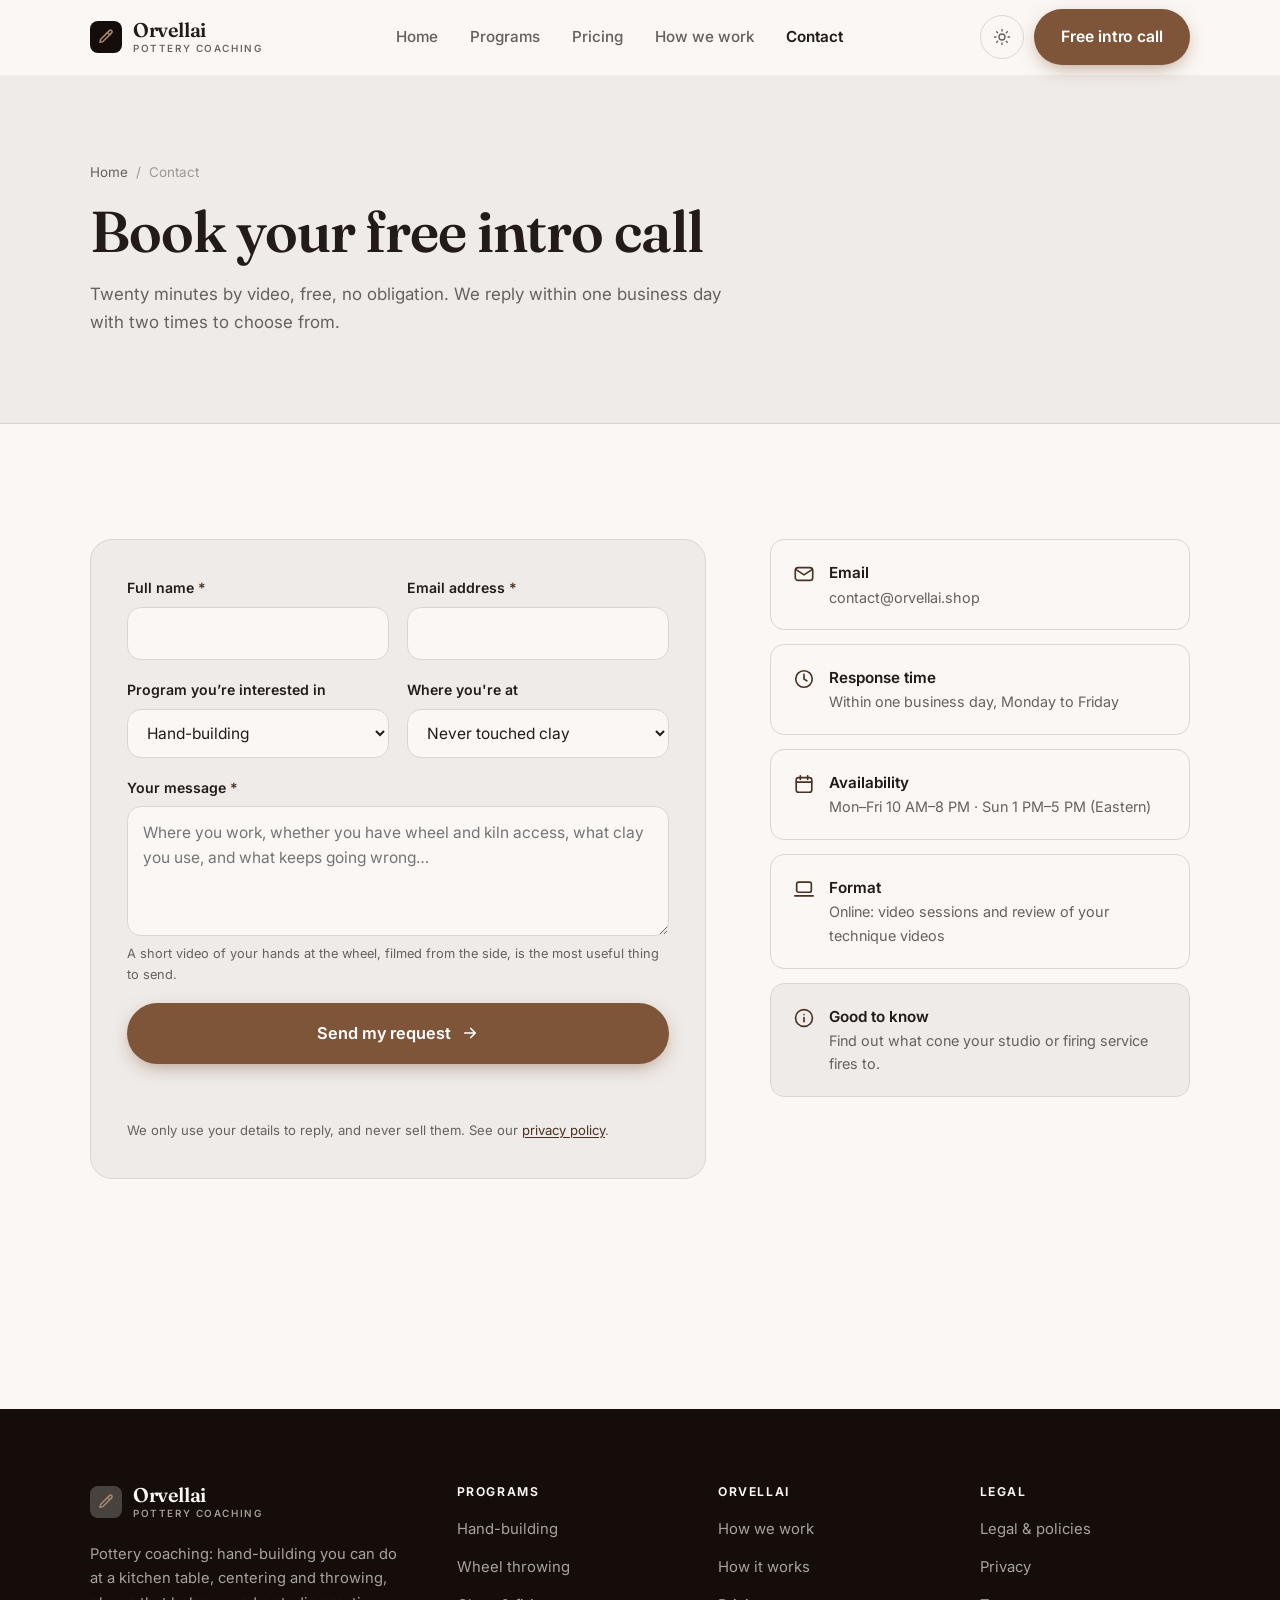
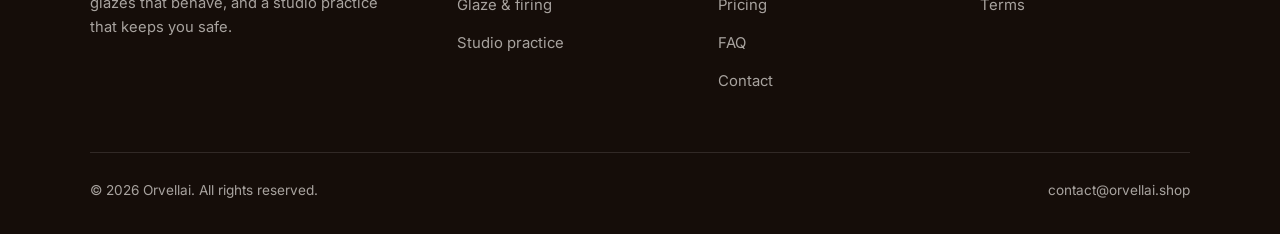
<file: contact.html>
<!DOCTYPE html>
<html lang="en" class="no-js">
<head>
<meta charset="utf-8">
<meta name="viewport" content="width=device-width, initial-scale=1">
<title>Contact — Orvellai</title>
<meta name="description" content="Book your free 20-minute intro call. We reply within one business day.">
<link rel="canonical" href="https://orvellai.shop/contact.html">

<meta property="og:type" content="website">
<meta property="og:url" content="https://orvellai.shop/contact.html">
<meta property="og:site_name" content="Orvellai">
<meta property="og:locale" content="en_US">
<meta property="og:title" content="Contact — Orvellai">
<meta property="og:description" content="Book your free 20-minute intro call. We reply within one business day.">
<meta name="theme-color" content="#150d09">

<link rel="icon" href="assets/img/favicon.svg" type="image/svg+xml">
<link rel="preconnect" href="https://fonts.googleapis.com">
<link rel="preconnect" href="https://fonts.gstatic.com" crossorigin>
<link rel="stylesheet" href="https://fonts.googleapis.com/css2?family=Fraunces:opsz,wght@9..144,400..700&family=Inter:wght@400..700&display=swap">
<link rel="stylesheet" href="assets/css/style.css">

<!-- Thème appliqué avant le premier rendu (évite le flash) -->
<script>
document.documentElement.classList.remove('no-js');
(function(){try{var t=localStorage.getItem('site-theme');if(t){document.documentElement.setAttribute('data-theme',t);}}catch(e){}})();
</script>
</head>

<body>
<a class="skip-link" href="#main">Skip to main content</a>

<header class="site-header">
  <nav class="wrap nav" aria-label="Main navigation">
    <a class="brand" href="index.html">
      <svg class="brand__mark" viewBox="0 0 64 64" aria-hidden="true">
        <rect class="bm-bg" width="64" height="64" rx="16"/>
        <g class="bm-ic" transform="translate(14 14) scale(1.5)" fill="none" stroke-width="2.1" stroke-linecap="round" stroke-linejoin="round"><path d="M16.5 3.5a2.1 2.1 0 0 1 3 3L8 18l-4 1 1-4z"/><path d="M14 6l3 3"/></g>
      </svg>
      <span>Orvellai<span class="brand__sub">Pottery coaching</span></span>
    </a>

    <ul class="nav__links" id="nav-links">
      <li><a href="index.html">Home</a></li>
      <li><a href="programs.html">Programs</a></li>
      <li><a href="index.html#pricing">Pricing</a></li>
      <li><a href="about.html">How we work</a></li>
      <li><a href="contact.html" aria-current="page">Contact</a></li>
      <li><a class="btn btn--primary" href="contact.html">Free intro call</a></li>
    </ul>

    <div class="nav__cta">
      <button class="theme-toggle" type="button" aria-label="Switch to dark theme">
        <svg class="icon-sun" viewBox="0 0 24 24" fill="none" stroke="currentColor" stroke-width="1.8" stroke-linecap="round" aria-hidden="true"><circle cx="12" cy="12" r="4"/><path d="M12 2v2m0 16v2M2 12h2m16 0h2M4.9 4.9l1.4 1.4m11.4 11.4 1.4 1.4M19.1 4.9l-1.4 1.4M6.3 17.7l-1.4 1.4"/></svg>
        <svg class="icon-moon" viewBox="0 0 24 24" fill="none" stroke="currentColor" stroke-width="1.8" stroke-linecap="round" stroke-linejoin="round" aria-hidden="true"><path d="M21 12.8A9 9 0 1 1 11.2 3a7 7 0 0 0 9.8 9.8z"/></svg>
      </button>
      <a class="btn btn--primary" href="contact.html">Free intro call</a>
      <button class="nav__toggle" type="button" aria-expanded="false" aria-controls="nav-links" aria-label="Open menu">
        <svg class="icon-open" viewBox="0 0 24 24" fill="none" stroke="currentColor" stroke-width="2" stroke-linecap="round" aria-hidden="true"><path d="M3 6h18M3 12h18M3 18h18"/></svg>
        <svg class="icon-close" viewBox="0 0 24 24" fill="none" stroke="currentColor" stroke-width="2" stroke-linecap="round" aria-hidden="true"><path d="M6 6l12 12M18 6L6 18"/></svg>
      </button>
    </div>
  </nav>
</header>

<main id="main">

<section class="page-head">
  <div class="wrap">
    <nav class="breadcrumb" aria-label="Breadcrumb">
      <a href="index.html">Home</a><span>/</span><span aria-current="page">Contact</span>
    </nav>
    <h1>Book your free intro call</h1>
    <p>Twenty minutes by video, free, no obligation. We reply within one business day with two times to choose from.</p>
  </div>
</section>

<section class="section wrap">
  <div class="form-layout">

    <!--
      FORM: the action attribute holds a placeholder id. Create a free form at
      https://formspree.io and replace VOTRE_ID_FORMSPREE. Until then, the button
      opens the visitor's email app with a pre-filled message to contact@orvellai.shop.
    -->
    <form class="form" id="contact-form" action="https://formspree.io/f/VOTRE_ID_FORMSPREE" method="POST"
          data-email="contact@orvellai.shop" data-subject="Intro call request"
          data-msg-mail="Your email app will open with the message ready to send." data-msg-sending="Sending…"
          data-msg-ok="Thanks! Your message is on its way. We reply within one business day." data-msg-err="Sending failed. Please email us directly at">
      <div class="form__row">
        <div class="field">
          <label for="nom">Full name <span class="req" aria-hidden="true">*</span></label>
          <input type="text" id="nom" name="nom" autocomplete="name" required>
        </div>
        <div class="field">
          <label for="email">Email address <span class="req" aria-hidden="true">*</span></label>
          <input type="email" id="email" name="email" autocomplete="email" required>
        </div>
      </div>

      <div class="form__row">
        <div class="field">
          <label for="programme">Program you’re interested in</label>
          <select id="programme" name="programme">
            <option>Hand-building</option>
            <option>Wheel throwing</option>
            <option>Glaze &amp; firing</option>
            <option>Studio practice</option>
            <option>Not sure yet</option>
          </select>
        </div>
        <div class="field">
          <label for="niveau">Where you're at</label>
          <select id="niveau" name="niveau">
            <option>Never touched clay</option>
            <option>Hand-building at home</option>
            <option>Studio member, learning the wheel</option>
            <option>Throwing, want consistency</option>
          </select>
        </div>
      </div>

      <div class="field">
        <label for="message">Your message <span class="req" aria-hidden="true">*</span></label>
        <textarea id="message" name="message" required placeholder="Where you work, whether you have wheel and kiln access, what clay you use, and what keeps going wrong…"></textarea>
        <span class="field__hint">A short video of your hands at the wheel, filmed from the side, is the most useful thing to send.</span>
      </div>

      <!-- Bot trap: hidden from humans -->
      <div class="visually-hidden" aria-hidden="true">
        <label for="site-web">Leave this field empty</label>
        <input type="text" id="site-web" name="_gotcha" tabindex="-1" autocomplete="off">
      </div>

      <button class="btn btn--primary btn--lg" type="submit">Send my request <svg viewBox="0 0 24 24" fill="none" stroke="currentColor" stroke-width="2.2" stroke-linecap="round" stroke-linejoin="round" aria-hidden="true"><path d="M5 12h14M13 6l6 6-6 6"/></svg></button>

      <p id="form-status" class="form__status" role="status" aria-live="polite"></p>

      <p class="form__note">
        We only use your details to reply, and never sell them. See our <a href="legal.html#privacy">privacy policy</a>.
      </p>
    </form>

    <aside class="contact-aside">
      <div class="contact-card">
        <svg viewBox="0 0 24 24" fill="none" stroke="currentColor" stroke-width="1.8" stroke-linecap="round" stroke-linejoin="round" aria-hidden="true"><rect x="2.5" y="5" width="19" height="14" rx="3"/><path d="M3 7l9 6 9-6"/></svg>
        <div><b>Email</b><a href="mailto:contact@orvellai.shop">contact@orvellai.shop</a></div>
      </div>
      <div class="contact-card">
        <svg viewBox="0 0 24 24" fill="none" stroke="currentColor" stroke-width="1.8" stroke-linecap="round" stroke-linejoin="round" aria-hidden="true"><circle cx="12" cy="12" r="9"/><path d="M12 7v5l3.2 2"/></svg>
        <div><b>Response time</b><span>Within one business day, Monday to Friday</span></div>
      </div>
      <div class="contact-card">
        <svg viewBox="0 0 24 24" fill="none" stroke="currentColor" stroke-width="1.8" stroke-linecap="round" stroke-linejoin="round" aria-hidden="true"><rect x="3.5" y="5" width="17" height="16" rx="2.5"/><path d="M8 3v4M16 3v4M3.5 10h17"/></svg>
        <div><b>Availability</b><span>Mon–Fri 10 AM–8 PM · Sun 1 PM–5 PM (Eastern)</span></div>
      </div>
      <div class="contact-card">
        <svg viewBox="0 0 24 24" fill="none" stroke="currentColor" stroke-width="1.8" stroke-linecap="round" stroke-linejoin="round" aria-hidden="true"><rect x="4" y="4.5" width="16" height="11" rx="2"/><path d="M2 19.5h20"/></svg>
        <div><b>Format</b><span>Online: video sessions and review of your technique videos</span></div>
      </div>
      <div class="contact-card contact-card--soft">
        <svg viewBox="0 0 24 24" fill="none" stroke="currentColor" stroke-width="1.8" stroke-linecap="round" stroke-linejoin="round" aria-hidden="true"><circle cx="12" cy="12" r="9.2"/><path d="M12 16v-4.5M12 8.2v.1"/></svg>
        <div><b>Good to know</b><span>Find out what cone your studio or firing service fires to.</span></div>
      </div>
    </aside>

  </div>
</section>

</main>

<footer class="site-footer">
  <div class="wrap">
    <div class="footer__grid">
      <div class="footer__brand">
        <a class="brand" href="index.html">
          <svg class="brand__mark" viewBox="0 0 64 64" aria-hidden="true">
        <rect class="bm-bg" width="64" height="64" rx="16"/>
        <g class="bm-ic" transform="translate(14 14) scale(1.5)" fill="none" stroke-width="2.1" stroke-linecap="round" stroke-linejoin="round"><path d="M16.5 3.5a2.1 2.1 0 0 1 3 3L8 18l-4 1 1-4z"/><path d="M14 6l3 3"/></g>
      </svg>
          <span>Orvellai<span class="brand__sub">Pottery coaching</span></span>
        </a>
        <p>Pottery coaching: hand-building you can do at a kitchen table, centering and throwing, glazes that behave, and a studio practice that keeps you safe.</p>
      </div>

      <div class="footer__col">
        <h4>Programs</h4>
        <ul>
          <li><a href="programs.html#handbuilding">Hand-building</a></li>
          <li><a href="programs.html#throwing">Wheel throwing</a></li>
          <li><a href="programs.html#glaze">Glaze &amp; firing</a></li>
          <li><a href="programs.html#practice">Studio practice</a></li>
        </ul>
      </div>

      <div class="footer__col">
        <h4>Orvellai</h4>
        <ul>
          <li><a href="about.html">How we work</a></li>
          <li><a href="index.html#how-it-works">How it works</a></li>
          <li><a href="index.html#pricing">Pricing</a></li>
          <li><a href="index.html#faq">FAQ</a></li>
          <li><a href="contact.html">Contact</a></li>
        </ul>
      </div>

      <div class="footer__col">
        <h4>Legal</h4>
        <ul>
          <li><a href="legal.html">Legal &amp; policies</a></li>
          <li><a href="legal.html#privacy">Privacy</a></li>
          <li><a href="legal.html#terms">Terms</a></li>
        </ul>
      </div>
    </div>

    <div class="footer__bottom">
      <p>© <span data-year>2026</span> Orvellai. All rights reserved.</p>
      <p><a href="mailto:contact@orvellai.shop">contact@orvellai.shop</a></p>
    </div>
  </div>
</footer>

<script src="assets/js/main.js" defer></script>
</body>
</html>
</file>
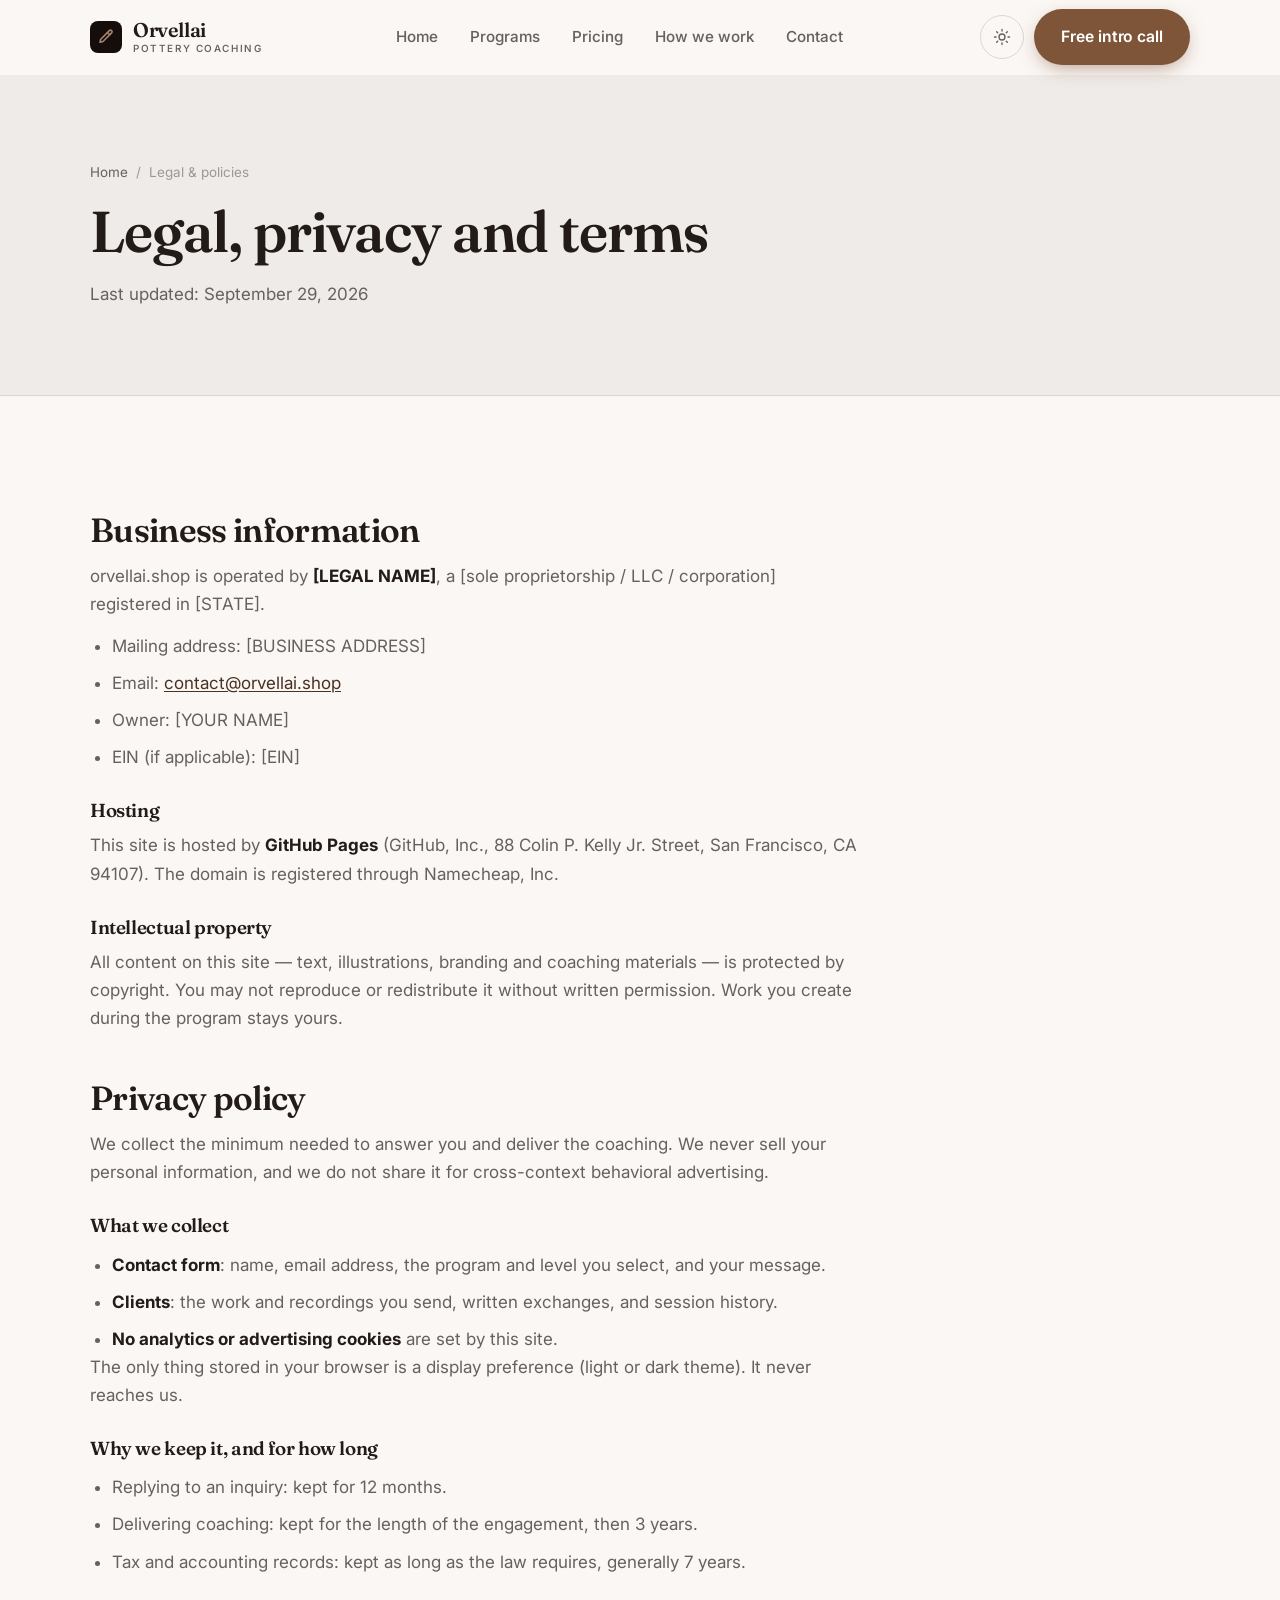
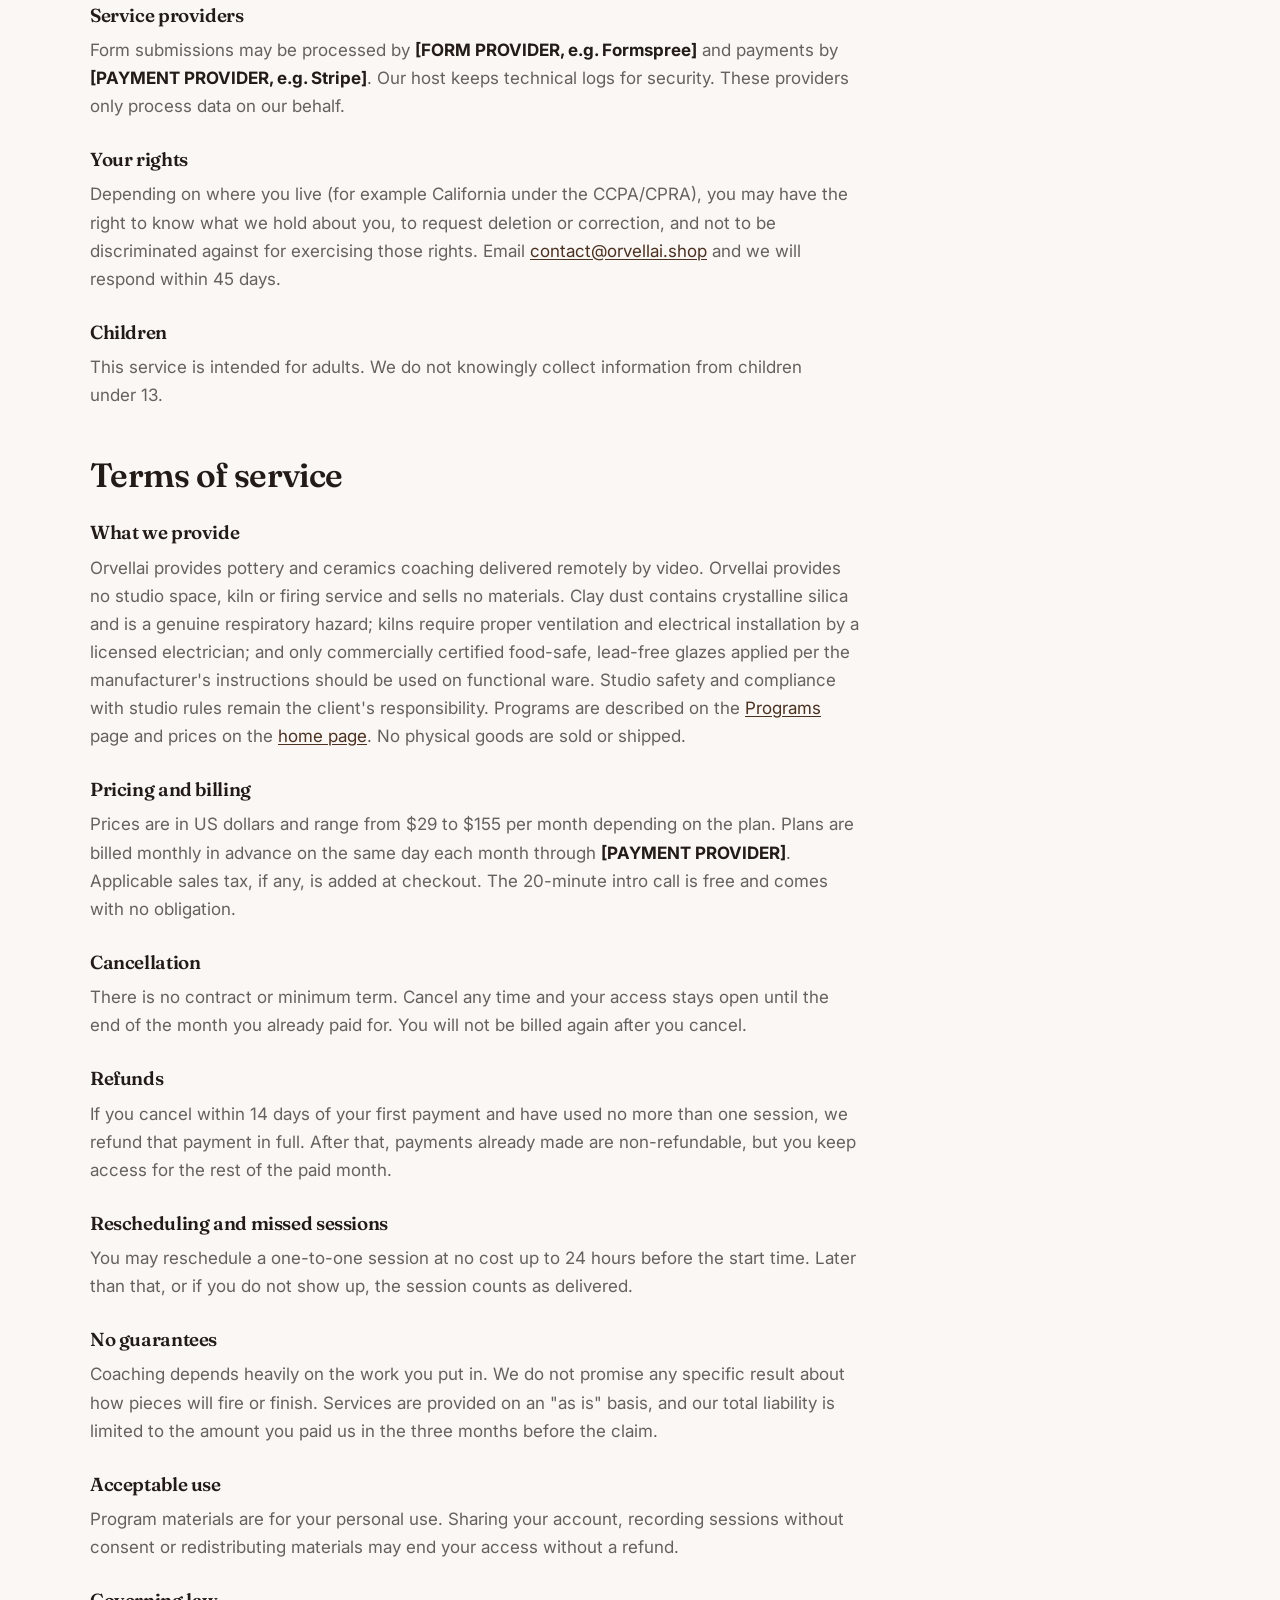
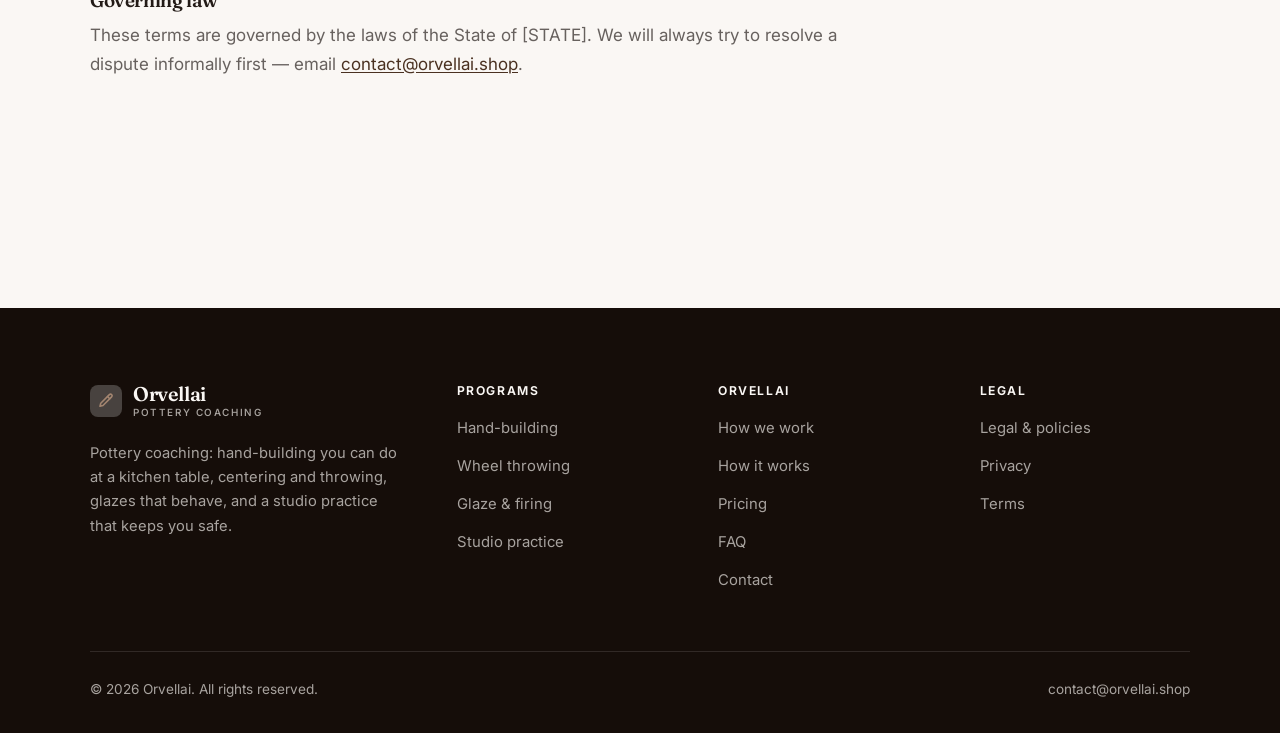
<file: legal.html>
<!DOCTYPE html>
<html lang="en" class="no-js">
<head>
<meta charset="utf-8">
<meta name="viewport" content="width=device-width, initial-scale=1">
<title>Legal, privacy and terms — Orvellai</title>
<meta name="description" content="Business information, privacy policy and terms of service for Orvellai.">
<meta name="robots" content="noindex">

<meta property="og:type" content="website">
<meta property="og:url" content="https://orvellai.shop/legal.html">
<meta property="og:site_name" content="Orvellai">
<meta property="og:locale" content="en_US">
<meta property="og:title" content="Legal, privacy and terms — Orvellai">
<meta property="og:description" content="Business information, privacy policy and terms of service for Orvellai.">
<meta name="theme-color" content="#150d09">

<link rel="icon" href="assets/img/favicon.svg" type="image/svg+xml">
<link rel="preconnect" href="https://fonts.googleapis.com">
<link rel="preconnect" href="https://fonts.gstatic.com" crossorigin>
<link rel="stylesheet" href="https://fonts.googleapis.com/css2?family=Fraunces:opsz,wght@9..144,400..700&family=Inter:wght@400..700&display=swap">
<link rel="stylesheet" href="assets/css/style.css">

<!-- Thème appliqué avant le premier rendu (évite le flash) -->
<script>
document.documentElement.classList.remove('no-js');
(function(){try{var t=localStorage.getItem('site-theme');if(t){document.documentElement.setAttribute('data-theme',t);}}catch(e){}})();
</script>
</head>

<body>
<a class="skip-link" href="#main">Skip to main content</a>

<header class="site-header">
  <nav class="wrap nav" aria-label="Main navigation">
    <a class="brand" href="index.html">
      <svg class="brand__mark" viewBox="0 0 64 64" aria-hidden="true">
        <rect class="bm-bg" width="64" height="64" rx="16"/>
        <g class="bm-ic" transform="translate(14 14) scale(1.5)" fill="none" stroke-width="2.1" stroke-linecap="round" stroke-linejoin="round"><path d="M16.5 3.5a2.1 2.1 0 0 1 3 3L8 18l-4 1 1-4z"/><path d="M14 6l3 3"/></g>
      </svg>
      <span>Orvellai<span class="brand__sub">Pottery coaching</span></span>
    </a>

    <ul class="nav__links" id="nav-links">
      <li><a href="index.html">Home</a></li>
      <li><a href="programs.html">Programs</a></li>
      <li><a href="index.html#pricing">Pricing</a></li>
      <li><a href="about.html">How we work</a></li>
      <li><a href="contact.html">Contact</a></li>
      <li><a class="btn btn--primary" href="contact.html">Free intro call</a></li>
    </ul>

    <div class="nav__cta">
      <button class="theme-toggle" type="button" aria-label="Switch to dark theme">
        <svg class="icon-sun" viewBox="0 0 24 24" fill="none" stroke="currentColor" stroke-width="1.8" stroke-linecap="round" aria-hidden="true"><circle cx="12" cy="12" r="4"/><path d="M12 2v2m0 16v2M2 12h2m16 0h2M4.9 4.9l1.4 1.4m11.4 11.4 1.4 1.4M19.1 4.9l-1.4 1.4M6.3 17.7l-1.4 1.4"/></svg>
        <svg class="icon-moon" viewBox="0 0 24 24" fill="none" stroke="currentColor" stroke-width="1.8" stroke-linecap="round" stroke-linejoin="round" aria-hidden="true"><path d="M21 12.8A9 9 0 1 1 11.2 3a7 7 0 0 0 9.8 9.8z"/></svg>
      </button>
      <a class="btn btn--primary" href="contact.html">Free intro call</a>
      <button class="nav__toggle" type="button" aria-expanded="false" aria-controls="nav-links" aria-label="Open menu">
        <svg class="icon-open" viewBox="0 0 24 24" fill="none" stroke="currentColor" stroke-width="2" stroke-linecap="round" aria-hidden="true"><path d="M3 6h18M3 12h18M3 18h18"/></svg>
        <svg class="icon-close" viewBox="0 0 24 24" fill="none" stroke="currentColor" stroke-width="2" stroke-linecap="round" aria-hidden="true"><path d="M6 6l12 12M18 6L6 18"/></svg>
      </button>
    </div>
  </nav>
</header>

<main id="main">

<section class="page-head">
  <div class="wrap">
    <nav class="breadcrumb" aria-label="Breadcrumb">
      <a href="index.html">Home</a><span>/</span><span aria-current="page">Legal &amp; policies</span>
    </nav>
    <h1>Legal, privacy and terms</h1>
    <p>Last updated: <time datetime="2026-09-29">September 29, 2026</time></p>
  </div>
</section>

<section class="section wrap">
  <div class="prose">

    <!--
      TO DO: this is a skeleton, not legal advice. Replace every [BRACKET] with
      your real details before selling, and have a lawyer review it if you can.
      Consumer protection rules differ by state.
    -->

    <h2 id="business">Business information</h2>
    <p>
      orvellai.shop is operated by <strong>[LEGAL NAME]</strong>, a [sole proprietorship / LLC / corporation]
      registered in [STATE].
    </p>
    <ul>
      <li>Mailing address: [BUSINESS ADDRESS]</li>
      <li>Email: <a href="mailto:contact@orvellai.shop">contact@orvellai.shop</a></li>
      <li>Owner: [YOUR NAME]</li>
      <li>EIN (if applicable): [EIN]</li>
    </ul>

    <h3>Hosting</h3>
    <p>
      This site is hosted by <strong>GitHub Pages</strong> (GitHub, Inc., 88 Colin P. Kelly Jr. Street,
      San Francisco, CA 94107). The domain is registered through Namecheap, Inc.
    </p>

    <h3>Intellectual property</h3>
    <p>
      All content on this site — text, illustrations, branding and coaching materials — is protected by
      copyright. You may not reproduce or redistribute it without written permission. Work you create during
      the program stays yours.
    </p>

    <h2 id="privacy">Privacy policy</h2>
    <p>
      We collect the minimum needed to answer you and deliver the coaching. We never sell your personal
      information, and we do not share it for cross-context behavioral advertising.
    </p>
    <h3>What we collect</h3>
    <ul>
      <li><strong>Contact form</strong>: name, email address, the program and level you select, and your message.</li>
      <li><strong>Clients</strong>: the work and recordings you send, written exchanges, and session history.</li>
      <li><strong>No analytics or advertising cookies</strong> are set by this site.</li>
    </ul>
    <p>
      The only thing stored in your browser is a display preference (light or dark theme). It never reaches us.
    </p>
    <h3>Why we keep it, and for how long</h3>
    <ul>
      <li>Replying to an inquiry: kept for 12 months.</li>
      <li>Delivering coaching: kept for the length of the engagement, then 3 years.</li>
      <li>Tax and accounting records: kept as long as the law requires, generally 7 years.</li>
    </ul>
    <h3>Service providers</h3>
    <p>
      Form submissions may be processed by <strong>[FORM PROVIDER, e.g. Formspree]</strong> and payments by
      <strong>[PAYMENT PROVIDER, e.g. Stripe]</strong>. Our host keeps technical logs for security. These
      providers only process data on our behalf.
    </p>
    <h3>Your rights</h3>
    <p>
      Depending on where you live (for example California under the CCPA/CPRA), you may have the right to
      know what we hold about you, to request deletion or correction, and not to be discriminated against for
      exercising those rights. Email <a href="mailto:contact@orvellai.shop">contact@orvellai.shop</a> and we will respond within 45 days.
    </p>
    <h3>Children</h3>
    <p>
      This service is intended for adults. We do not knowingly collect information from children under 13.
    </p>

    <h2 id="terms">Terms of service</h2>
    <h3>What we provide</h3>
    <p>
      Orvellai provides pottery and ceramics coaching delivered remotely by video. Orvellai provides no studio space, kiln or firing service and sells no materials. Clay dust contains crystalline silica and is a genuine respiratory hazard; kilns require proper ventilation and electrical installation by a licensed electrician; and only commercially certified food-safe, lead-free glazes applied per the manufacturer's instructions should be used on functional ware. Studio safety and compliance with studio rules remain the client's responsibility. Programs are described on the
      <a href="programs.html">Programs</a> page and prices on the <a href="index.html#pricing">home page</a>.
      No physical goods are sold or shipped.
    </p>
    <h3>Pricing and billing</h3>
    <p>
      Prices are in US dollars and range from $29 to $155 per month
      depending on the plan. Plans are billed monthly in advance on the same day each month through
      <strong>[PAYMENT PROVIDER]</strong>. Applicable sales tax, if any, is added at checkout.
      The 20-minute intro call is free and comes with no obligation.
    </p>
    <h3>Cancellation</h3>
    <p>
      There is no contract or minimum term. Cancel any time and your access stays open until the end of the
      month you already paid for. You will not be billed again after you cancel.
    </p>
    <h3>Refunds</h3>
    <p>
      If you cancel within 14 days of your first payment and have used no more than one session, we refund
      that payment in full. After that, payments already made are non-refundable, but you keep access for the
      rest of the paid month.
    </p>
    <h3>Rescheduling and missed sessions</h3>
    <p>
      You may reschedule a one-to-one session at no cost up to 24 hours before the start time. Later than
      that, or if you do not show up, the session counts as delivered.
    </p>
    <h3>No guarantees</h3>
    <p>
      Coaching depends heavily on the work you put in. We do not promise any specific result
      about how pieces will fire or finish. Services are provided on an "as is" basis, and our total
      liability is limited to the amount you paid us in the three months before the claim.
    </p>
    <h3>Acceptable use</h3>
    <p>
      Program materials are for your personal use. Sharing your account, recording sessions without consent
      or redistributing materials may end your access without a refund.
    </p>
    <h3>Governing law</h3>
    <p>
      These terms are governed by the laws of the State of [STATE]. We will always try to resolve a dispute
      informally first — email <a href="mailto:contact@orvellai.shop">contact@orvellai.shop</a>.
    </p>

  </div>
</section>

</main>

<footer class="site-footer">
  <div class="wrap">
    <div class="footer__grid">
      <div class="footer__brand">
        <a class="brand" href="index.html">
          <svg class="brand__mark" viewBox="0 0 64 64" aria-hidden="true">
        <rect class="bm-bg" width="64" height="64" rx="16"/>
        <g class="bm-ic" transform="translate(14 14) scale(1.5)" fill="none" stroke-width="2.1" stroke-linecap="round" stroke-linejoin="round"><path d="M16.5 3.5a2.1 2.1 0 0 1 3 3L8 18l-4 1 1-4z"/><path d="M14 6l3 3"/></g>
      </svg>
          <span>Orvellai<span class="brand__sub">Pottery coaching</span></span>
        </a>
        <p>Pottery coaching: hand-building you can do at a kitchen table, centering and throwing, glazes that behave, and a studio practice that keeps you safe.</p>
      </div>

      <div class="footer__col">
        <h4>Programs</h4>
        <ul>
          <li><a href="programs.html#handbuilding">Hand-building</a></li>
          <li><a href="programs.html#throwing">Wheel throwing</a></li>
          <li><a href="programs.html#glaze">Glaze &amp; firing</a></li>
          <li><a href="programs.html#practice">Studio practice</a></li>
        </ul>
      </div>

      <div class="footer__col">
        <h4>Orvellai</h4>
        <ul>
          <li><a href="about.html">How we work</a></li>
          <li><a href="index.html#how-it-works">How it works</a></li>
          <li><a href="index.html#pricing">Pricing</a></li>
          <li><a href="index.html#faq">FAQ</a></li>
          <li><a href="contact.html">Contact</a></li>
        </ul>
      </div>

      <div class="footer__col">
        <h4>Legal</h4>
        <ul>
          <li><a href="legal.html">Legal &amp; policies</a></li>
          <li><a href="legal.html#privacy">Privacy</a></li>
          <li><a href="legal.html#terms">Terms</a></li>
        </ul>
      </div>
    </div>

    <div class="footer__bottom">
      <p>© <span data-year>2026</span> Orvellai. All rights reserved.</p>
      <p><a href="mailto:contact@orvellai.shop">contact@orvellai.shop</a></p>
    </div>
  </div>
</footer>

<script src="assets/js/main.js" defer></script>
</body>
</html>
</file>
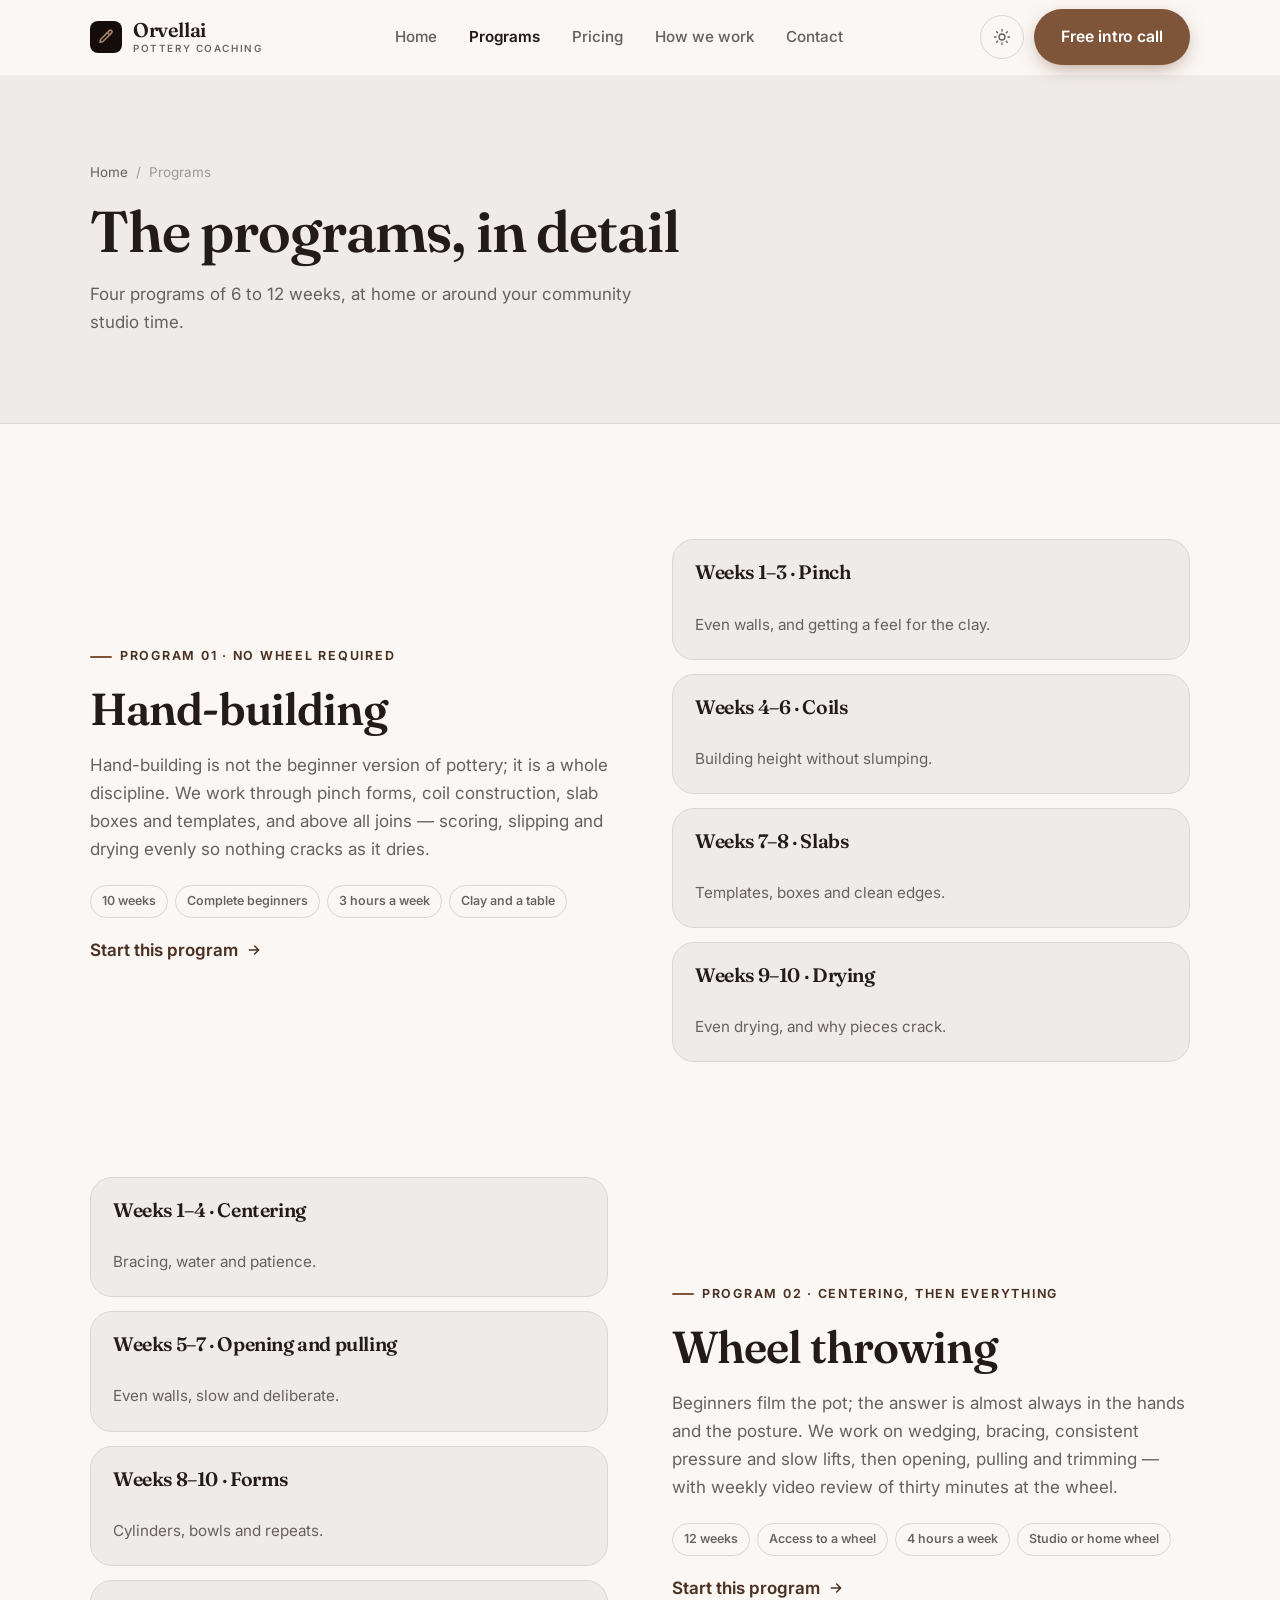
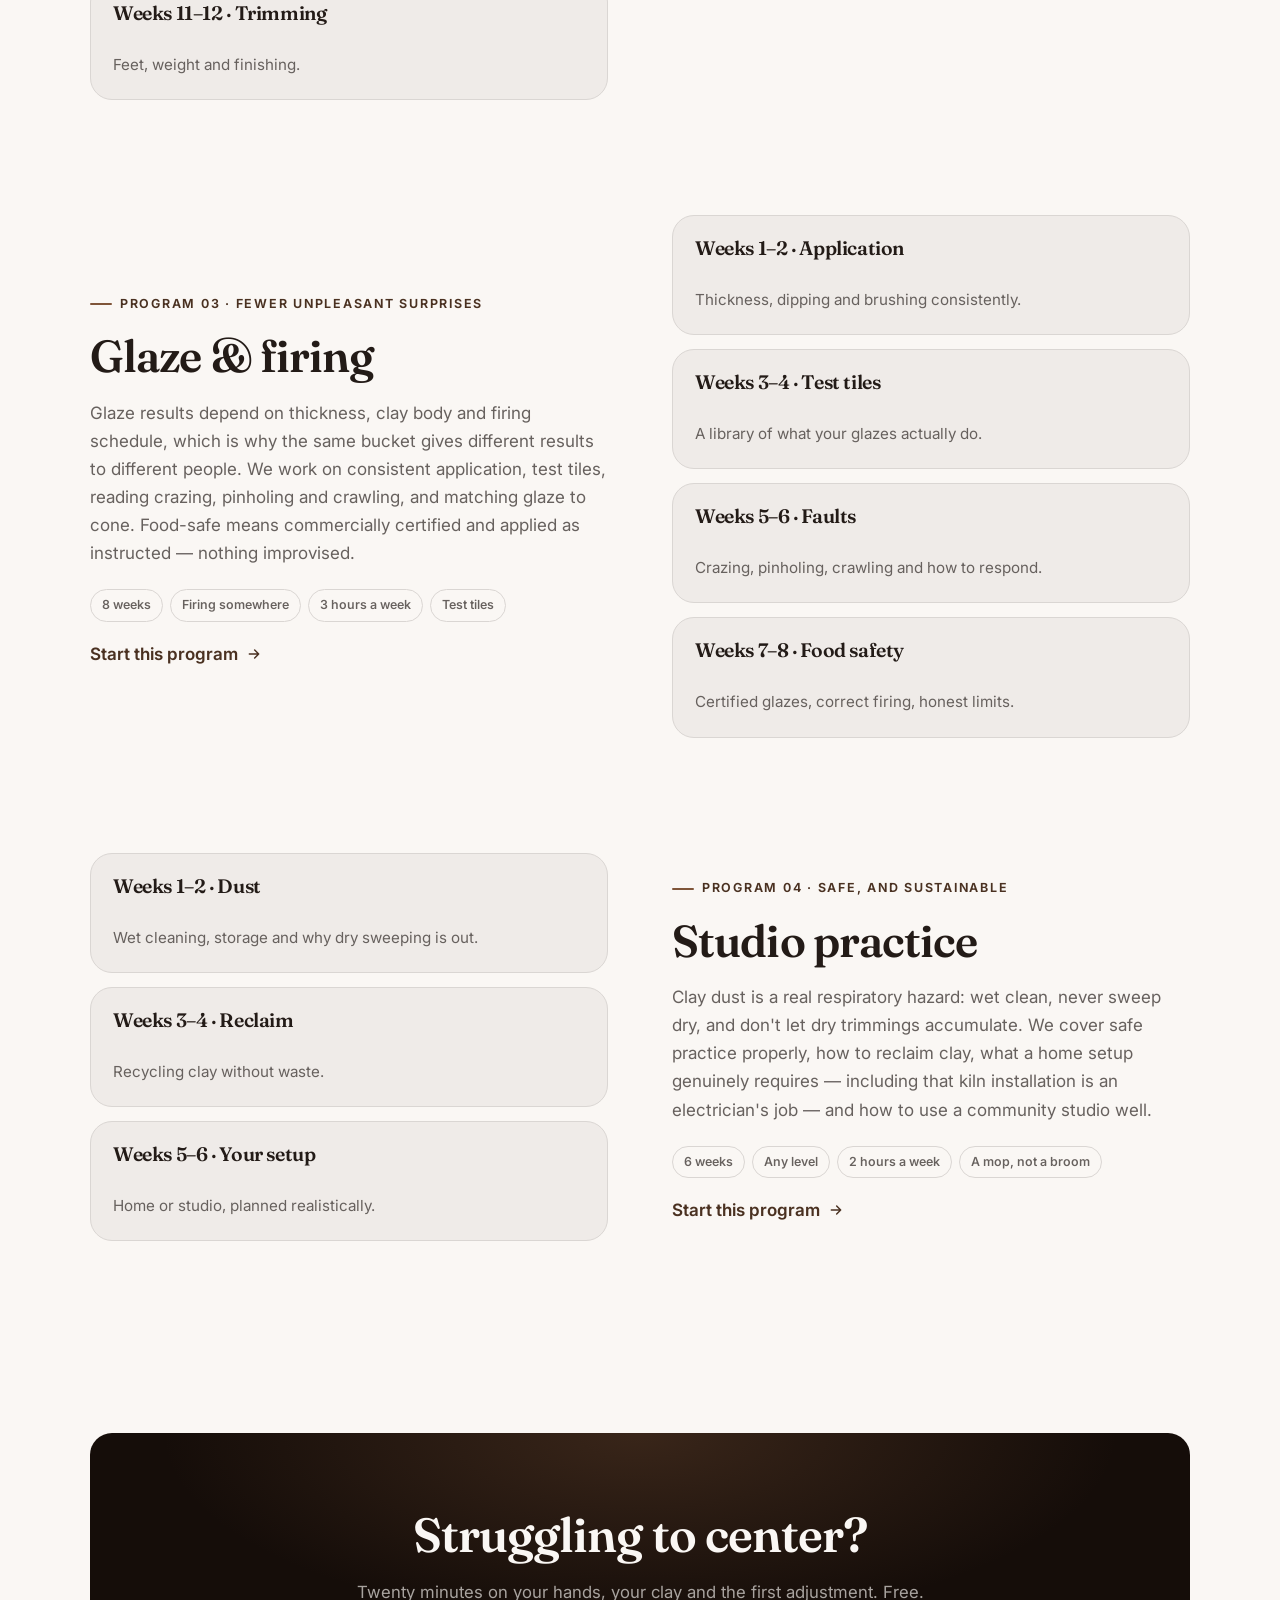
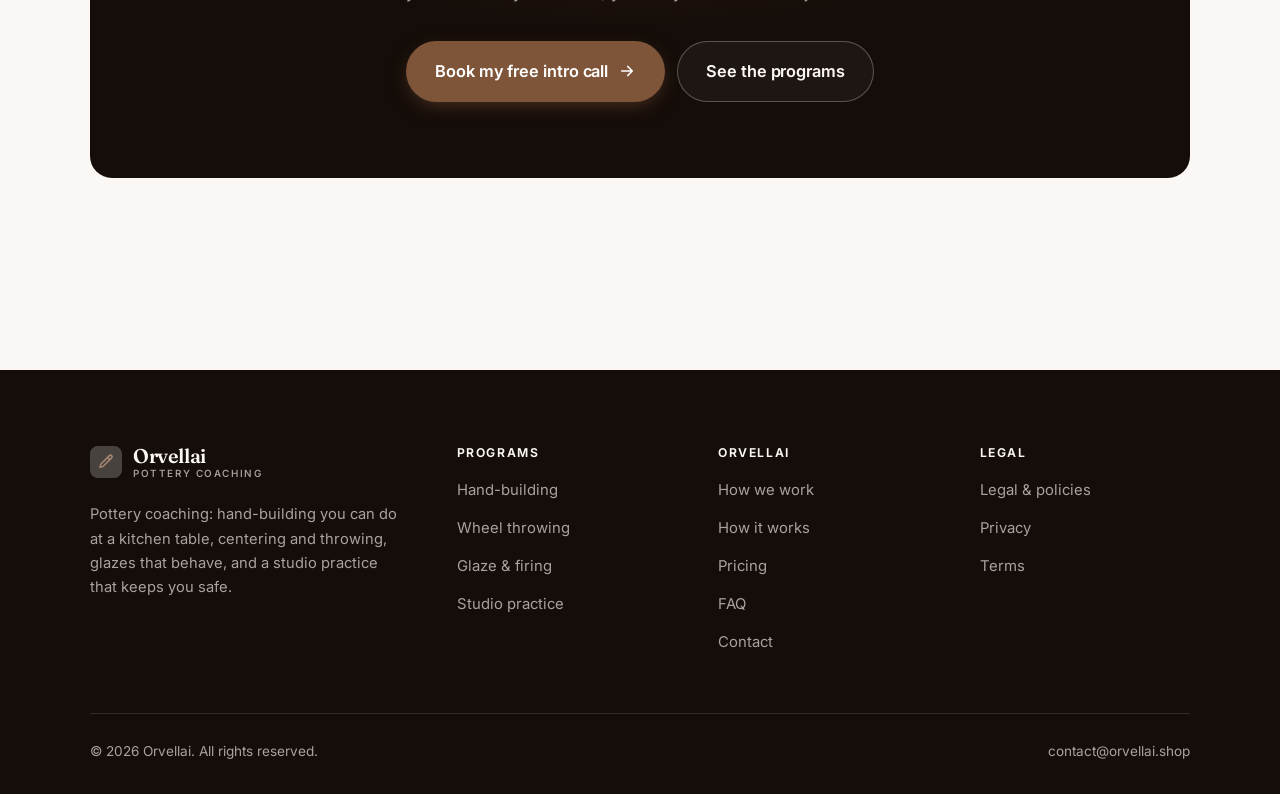
<file: programs.html>
<!DOCTYPE html>
<html lang="en" class="no-js">
<head>
<meta charset="utf-8">
<meta name="viewport" content="width=device-width, initial-scale=1">
<title>Programs — Orvellai</title>
<meta name="description" content="Pottery coaching programs: hand-building, wheel throwing, glaze and firing, safe studio practice.">
<link rel="canonical" href="https://orvellai.shop/programs.html">

<meta property="og:type" content="website">
<meta property="og:url" content="https://orvellai.shop/programs.html">
<meta property="og:site_name" content="Orvellai">
<meta property="og:locale" content="en_US">
<meta property="og:title" content="Programs — Orvellai">
<meta property="og:description" content="Pottery coaching programs: hand-building, wheel throwing, glaze and firing, safe studio practice.">
<meta name="theme-color" content="#150d09">

<link rel="icon" href="assets/img/favicon.svg" type="image/svg+xml">
<link rel="preconnect" href="https://fonts.googleapis.com">
<link rel="preconnect" href="https://fonts.gstatic.com" crossorigin>
<link rel="stylesheet" href="https://fonts.googleapis.com/css2?family=Fraunces:opsz,wght@9..144,400..700&family=Inter:wght@400..700&display=swap">
<link rel="stylesheet" href="assets/css/style.css">

<!-- Thème appliqué avant le premier rendu (évite le flash) -->
<script>
document.documentElement.classList.remove('no-js');
(function(){try{var t=localStorage.getItem('site-theme');if(t){document.documentElement.setAttribute('data-theme',t);}}catch(e){}})();
</script>
</head>

<body>
<a class="skip-link" href="#main">Skip to main content</a>

<header class="site-header">
  <nav class="wrap nav" aria-label="Main navigation">
    <a class="brand" href="index.html">
      <svg class="brand__mark" viewBox="0 0 64 64" aria-hidden="true">
        <rect class="bm-bg" width="64" height="64" rx="16"/>
        <g class="bm-ic" transform="translate(14 14) scale(1.5)" fill="none" stroke-width="2.1" stroke-linecap="round" stroke-linejoin="round"><path d="M16.5 3.5a2.1 2.1 0 0 1 3 3L8 18l-4 1 1-4z"/><path d="M14 6l3 3"/></g>
      </svg>
      <span>Orvellai<span class="brand__sub">Pottery coaching</span></span>
    </a>

    <ul class="nav__links" id="nav-links">
      <li><a href="index.html">Home</a></li>
      <li><a href="programs.html" aria-current="page">Programs</a></li>
      <li><a href="index.html#pricing">Pricing</a></li>
      <li><a href="about.html">How we work</a></li>
      <li><a href="contact.html">Contact</a></li>
      <li><a class="btn btn--primary" href="contact.html">Free intro call</a></li>
    </ul>

    <div class="nav__cta">
      <button class="theme-toggle" type="button" aria-label="Switch to dark theme">
        <svg class="icon-sun" viewBox="0 0 24 24" fill="none" stroke="currentColor" stroke-width="1.8" stroke-linecap="round" aria-hidden="true"><circle cx="12" cy="12" r="4"/><path d="M12 2v2m0 16v2M2 12h2m16 0h2M4.9 4.9l1.4 1.4m11.4 11.4 1.4 1.4M19.1 4.9l-1.4 1.4M6.3 17.7l-1.4 1.4"/></svg>
        <svg class="icon-moon" viewBox="0 0 24 24" fill="none" stroke="currentColor" stroke-width="1.8" stroke-linecap="round" stroke-linejoin="round" aria-hidden="true"><path d="M21 12.8A9 9 0 1 1 11.2 3a7 7 0 0 0 9.8 9.8z"/></svg>
      </button>
      <a class="btn btn--primary" href="contact.html">Free intro call</a>
      <button class="nav__toggle" type="button" aria-expanded="false" aria-controls="nav-links" aria-label="Open menu">
        <svg class="icon-open" viewBox="0 0 24 24" fill="none" stroke="currentColor" stroke-width="2" stroke-linecap="round" aria-hidden="true"><path d="M3 6h18M3 12h18M3 18h18"/></svg>
        <svg class="icon-close" viewBox="0 0 24 24" fill="none" stroke="currentColor" stroke-width="2" stroke-linecap="round" aria-hidden="true"><path d="M6 6l12 12M18 6L6 18"/></svg>
      </button>
    </div>
  </nav>
</header>

<main id="main">

<section class="page-head">
  <div class="wrap">
    <nav class="breadcrumb" aria-label="Breadcrumb">
      <a href="index.html">Home</a><span>/</span><span aria-current="page">Programs</span>
    </nav>
    <h1>The programs, in detail</h1>
    <p>Four programs of 6 to 12 weeks, at home or around your community studio time.</p>
  </div>
</section>

<section class="section wrap" id="handbuilding">
  <div class="split reveal">
    <div>
      <span class="eyebrow">Program 01 · No wheel required</span>
      <h2>Hand-building</h2>
      <p>Hand-building is not the beginner version of pottery; it is a whole discipline. We work through pinch forms, coil construction, slab boxes and templates, and above all joins — scoring, slipping and drying evenly so nothing cracks as it dries.</p>
      <ul class="tags"><li>10 weeks</li><li>Complete beginners</li><li>3 hours a week</li><li>Clay and a table</li></ul>
      <p><a class="arrow-link" href="contact.html">Start this program <svg viewBox="0 0 24 24" fill="none" stroke="currentColor" stroke-width="2.2" stroke-linecap="round" stroke-linejoin="round" aria-hidden="true"><path d="M5 12h14M13 6l6 6-6 6"/></svg></a></p>
    </div>
    <div class="grid grid--2 grid--tight">
      <article class="card card--sm">
        <h3>Weeks 1–3 · Pinch</h3>
        <p>Even walls, and getting a feel for the clay.</p>
      </article>
      <article class="card card--sm">
        <h3>Weeks 4–6 · Coils</h3>
        <p>Building height without slumping.</p>
      </article>
      <article class="card card--sm">
        <h3>Weeks 7–8 · Slabs</h3>
        <p>Templates, boxes and clean edges.</p>
      </article>
      <article class="card card--sm">
        <h3>Weeks 9–10 · Drying</h3>
        <p>Even drying, and why pieces crack.</p>
      </article>
    </div>
  </div>
</section>

<section class="section section--flush wrap" id="throwing">
  <div class="split reveal">
    <div class="grid grid--2 grid--tight">
      <article class="card card--sm">
        <h3>Weeks 1–4 · Centering</h3>
        <p>Bracing, water and patience.</p>
      </article>
      <article class="card card--sm">
        <h3>Weeks 5–7 · Opening and pulling</h3>
        <p>Even walls, slow and deliberate.</p>
      </article>
      <article class="card card--sm">
        <h3>Weeks 8–10 · Forms</h3>
        <p>Cylinders, bowls and repeats.</p>
      </article>
      <article class="card card--sm">
        <h3>Weeks 11–12 · Trimming</h3>
        <p>Feet, weight and finishing.</p>
      </article>
    </div>
    <div>
      <span class="eyebrow">Program 02 · Centering, then everything</span>
      <h2>Wheel throwing</h2>
      <p>Beginners film the pot; the answer is almost always in the hands and the posture. We work on wedging, bracing, consistent pressure and slow lifts, then opening, pulling and trimming — with weekly video review of thirty minutes at the wheel.</p>
      <ul class="tags"><li>12 weeks</li><li>Access to a wheel</li><li>4 hours a week</li><li>Studio or home wheel</li></ul>
      <p><a class="arrow-link" href="contact.html">Start this program <svg viewBox="0 0 24 24" fill="none" stroke="currentColor" stroke-width="2.2" stroke-linecap="round" stroke-linejoin="round" aria-hidden="true"><path d="M5 12h14M13 6l6 6-6 6"/></svg></a></p>
    </div>
  </div>
</section>

<section class="section section--flush wrap" id="glaze">
  <div class="split reveal">
    <div>
      <span class="eyebrow">Program 03 · Fewer unpleasant surprises</span>
      <h2>Glaze &amp; firing</h2>
      <p>Glaze results depend on thickness, clay body and firing schedule, which is why the same bucket gives different results to different people. We work on consistent application, test tiles, reading crazing, pinholing and crawling, and matching glaze to cone. Food-safe means commercially certified and applied as instructed — nothing improvised.</p>
      <ul class="tags"><li>8 weeks</li><li>Firing somewhere</li><li>3 hours a week</li><li>Test tiles</li></ul>
      <p><a class="arrow-link" href="contact.html">Start this program <svg viewBox="0 0 24 24" fill="none" stroke="currentColor" stroke-width="2.2" stroke-linecap="round" stroke-linejoin="round" aria-hidden="true"><path d="M5 12h14M13 6l6 6-6 6"/></svg></a></p>
    </div>
    <div class="grid grid--2 grid--tight">
      <article class="card card--sm">
        <h3>Weeks 1–2 · Application</h3>
        <p>Thickness, dipping and brushing consistently.</p>
      </article>
      <article class="card card--sm">
        <h3>Weeks 3–4 · Test tiles</h3>
        <p>A library of what your glazes actually do.</p>
      </article>
      <article class="card card--sm">
        <h3>Weeks 5–6 · Faults</h3>
        <p>Crazing, pinholing, crawling and how to respond.</p>
      </article>
      <article class="card card--sm">
        <h3>Weeks 7–8 · Food safety</h3>
        <p>Certified glazes, correct firing, honest limits.</p>
      </article>
    </div>
  </div>
</section>

<section class="section section--flush wrap" id="practice">
  <div class="split reveal">
    <div class="grid grid--2 grid--tight">
      <article class="card card--sm">
        <h3>Weeks 1–2 · Dust</h3>
        <p>Wet cleaning, storage and why dry sweeping is out.</p>
      </article>
      <article class="card card--sm">
        <h3>Weeks 3–4 · Reclaim</h3>
        <p>Recycling clay without waste.</p>
      </article>
      <article class="card card--sm">
        <h3>Weeks 5–6 · Your setup</h3>
        <p>Home or studio, planned realistically.</p>
      </article>
    </div>
    <div>
      <span class="eyebrow">Program 04 · Safe, and sustainable</span>
      <h2>Studio practice</h2>
      <p>Clay dust is a real respiratory hazard: wet clean, never sweep dry, and don't let dry trimmings accumulate. We cover safe practice properly, how to reclaim clay, what a home setup genuinely requires — including that kiln installation is an electrician's job — and how to use a community studio well.</p>
      <ul class="tags"><li>6 weeks</li><li>Any level</li><li>2 hours a week</li><li>A mop, not a broom</li></ul>
      <p><a class="arrow-link" href="contact.html">Start this program <svg viewBox="0 0 24 24" fill="none" stroke="currentColor" stroke-width="2.2" stroke-linecap="round" stroke-linejoin="round" aria-hidden="true"><path d="M5 12h14M13 6l6 6-6 6"/></svg></a></p>
    </div>
  </div>
</section>

<section class="wrap section--tight">
  <div class="cta-band reveal">
    <h2>Struggling to center?</h2>
    <p>Twenty minutes on your hands, your clay and the first adjustment. Free.</p>
    <div class="hero__actions">
      <a class="btn btn--primary btn--lg" href="contact.html">Book my free intro call <svg viewBox="0 0 24 24" fill="none" stroke="currentColor" stroke-width="2.2" stroke-linecap="round" stroke-linejoin="round" aria-hidden="true"><path d="M5 12h14M13 6l6 6-6 6"/></svg></a>
      <a class="btn btn--on-dark btn--lg" href="programs.html">See the programs</a>
    </div>
  </div>
</section>

</main>

<footer class="site-footer">
  <div class="wrap">
    <div class="footer__grid">
      <div class="footer__brand">
        <a class="brand" href="index.html">
          <svg class="brand__mark" viewBox="0 0 64 64" aria-hidden="true">
        <rect class="bm-bg" width="64" height="64" rx="16"/>
        <g class="bm-ic" transform="translate(14 14) scale(1.5)" fill="none" stroke-width="2.1" stroke-linecap="round" stroke-linejoin="round"><path d="M16.5 3.5a2.1 2.1 0 0 1 3 3L8 18l-4 1 1-4z"/><path d="M14 6l3 3"/></g>
      </svg>
          <span>Orvellai<span class="brand__sub">Pottery coaching</span></span>
        </a>
        <p>Pottery coaching: hand-building you can do at a kitchen table, centering and throwing, glazes that behave, and a studio practice that keeps you safe.</p>
      </div>

      <div class="footer__col">
        <h4>Programs</h4>
        <ul>
          <li><a href="programs.html#handbuilding">Hand-building</a></li>
          <li><a href="programs.html#throwing">Wheel throwing</a></li>
          <li><a href="programs.html#glaze">Glaze &amp; firing</a></li>
          <li><a href="programs.html#practice">Studio practice</a></li>
        </ul>
      </div>

      <div class="footer__col">
        <h4>Orvellai</h4>
        <ul>
          <li><a href="about.html">How we work</a></li>
          <li><a href="index.html#how-it-works">How it works</a></li>
          <li><a href="index.html#pricing">Pricing</a></li>
          <li><a href="index.html#faq">FAQ</a></li>
          <li><a href="contact.html">Contact</a></li>
        </ul>
      </div>

      <div class="footer__col">
        <h4>Legal</h4>
        <ul>
          <li><a href="legal.html">Legal &amp; policies</a></li>
          <li><a href="legal.html#privacy">Privacy</a></li>
          <li><a href="legal.html#terms">Terms</a></li>
        </ul>
      </div>
    </div>

    <div class="footer__bottom">
      <p>© <span data-year>2026</span> Orvellai. All rights reserved.</p>
      <p><a href="mailto:contact@orvellai.shop">contact@orvellai.shop</a></p>
    </div>
  </div>
</footer>

<script src="assets/js/main.js" defer></script>
</body>
</html>
</file>
<file: assets/css/style.css>
/* Orvellai — couleurs et polices de la marque.
   Modifier ces valeurs suffit à changer l'identité visuelle de tout le site. */
:root {
  --c-accent:    #7f5539;
  --c-on-accent: #ffffff;
  --c-ink:       #150d09;
  --c-paper:     #faf7f4;

  --accent-ink-light: color-mix(in srgb, var(--c-accent) 58%, black);
  --accent-on-dark:   color-mix(in srgb, var(--c-accent) 72%, white);

  --font-display: "Fraunces", Georgia, "Times New Roman", serif;
  --font-body: "Inter", system-ui, -apple-system, "Segoe UI", sans-serif;
  --display-weight: 600;
  --display-tracking: -.02em;
}

/* ==========================================================================
   Feuille de style commune aux sites de coaching
   Les couleurs de marque (--c-accent, --c-on-accent, --c-ink, --c-paper) et
   les polices sont définies juste au-dessus, par site. Tout le reste en dérive.
   ========================================================================== */

/* --------------------------------------------------------------------------
   1. Tokens dérivés
   -------------------------------------------------------------------------- */

:root {
  /* Thème clair */
  --paper:      var(--c-paper);
  --paper-2:    color-mix(in srgb, var(--c-paper) 95%, var(--c-ink));
  --paper-3:    color-mix(in srgb, var(--c-paper) 89%, var(--c-ink));
  --line:       color-mix(in srgb, var(--c-paper) 86%, var(--c-ink));
  --text:       color-mix(in srgb, var(--c-ink) 94%, var(--c-paper));
  --muted:      color-mix(in srgb, var(--c-ink) 64%, var(--c-paper));
  --accent:     var(--c-accent);
  --accent-600: color-mix(in srgb, var(--c-accent) 86%, black);
  --accent-ink: var(--accent-ink-light);
  --on-accent:  var(--c-on-accent);
  --ink:        var(--c-ink);
  --ink-soft:   color-mix(in srgb, var(--c-ink) 90%, white);
  --on-ink:     var(--c-paper);
  --on-ink-mut: color-mix(in srgb, var(--c-paper) 64%, var(--c-ink));
  --brand-bg:   var(--c-ink);

  /* Rayons */
  --r-sm: 8px;
  --r-md: 14px;
  --r-lg: 22px;
  --r-full: 999px;

  /* Ombres */
  --sh-1: 0 1px 2px rgba(0, 0, 0, .05), 0 2px 8px rgba(0, 0, 0, .04);
  --sh-2: 0 2px 4px rgba(0, 0, 0, .05), 0 12px 32px rgba(0, 0, 0, .09);
  --sh-3: 0 4px 8px rgba(0, 0, 0, .06), 0 24px 56px rgba(0, 0, 0, .14);

  /* Rythme */
  --gutter: clamp(16px, 4vw, 40px);
  --maxw: 1180px;
  --section-y: clamp(64px, 9vw, 124px);

  --ease: cubic-bezier(.22, .61, .36, 1);
}

/* Thème sombre — suit le système, sauf si l'utilisateur a choisi « clair » */
@media (prefers-color-scheme: dark) {
  :root:not([data-theme="light"]) {
    --paper:      var(--c-ink);
    --paper-2:    color-mix(in srgb, var(--c-ink) 92%, white);
    --paper-3:    color-mix(in srgb, var(--c-ink) 86%, white);
    --line:       color-mix(in srgb, var(--c-ink) 80%, white);
    --text:       color-mix(in srgb, var(--c-paper) 94%, var(--c-ink));
    --muted:      color-mix(in srgb, var(--c-paper) 66%, var(--c-ink));
    --accent-ink: var(--accent-on-dark);
    --ink:        color-mix(in srgb, var(--c-ink) 72%, black);
    --brand-bg:   color-mix(in srgb, var(--c-ink) 80%, white);
    --sh-1: 0 1px 2px rgba(0, 0, 0, .4), 0 2px 8px rgba(0, 0, 0, .3);
    --sh-2: 0 2px 4px rgba(0, 0, 0, .4), 0 12px 32px rgba(0, 0, 0, .45);
    --sh-3: 0 4px 8px rgba(0, 0, 0, .45), 0 24px 56px rgba(0, 0, 0, .55);
  }
}

/* Thème sombre — choix explicite */
:root[data-theme="dark"] {
  --paper:      var(--c-ink);
  --paper-2:    color-mix(in srgb, var(--c-ink) 92%, white);
  --paper-3:    color-mix(in srgb, var(--c-ink) 86%, white);
  --line:       color-mix(in srgb, var(--c-ink) 80%, white);
  --text:       color-mix(in srgb, var(--c-paper) 94%, var(--c-ink));
  --muted:      color-mix(in srgb, var(--c-paper) 66%, var(--c-ink));
  --accent-ink: var(--accent-on-dark);
  --ink:        color-mix(in srgb, var(--c-ink) 72%, black);
  --brand-bg:   color-mix(in srgb, var(--c-ink) 80%, white);
  --sh-1: 0 1px 2px rgba(0, 0, 0, .4), 0 2px 8px rgba(0, 0, 0, .3);
  --sh-2: 0 2px 4px rgba(0, 0, 0, .4), 0 12px 32px rgba(0, 0, 0, .45);
  --sh-3: 0 4px 8px rgba(0, 0, 0, .45), 0 24px 56px rgba(0, 0, 0, .55);
}

/* --------------------------------------------------------------------------
   2. Reset / base
   -------------------------------------------------------------------------- */

*, *::before, *::after { box-sizing: border-box; }

* { margin: 0; }

html {
  -webkit-text-size-adjust: 100%;
  scroll-behavior: smooth;
  scroll-padding-top: 88px;
}

body {
  background: var(--paper);
  color: var(--text);
  font-family: var(--font-body);
  font-size: 17px;
  line-height: 1.65;
  -webkit-font-smoothing: antialiased;
  text-rendering: optimizeLegibility;
  overflow-x: hidden;
}

img, svg, video { display: block; max-width: 100%; height: auto; }

a { color: inherit; text-decoration: none; }

button, input, textarea, select { font: inherit; color: inherit; }

h1, h2, h3, h4 {
  font-family: var(--font-display);
  font-weight: var(--display-weight);
  line-height: 1.08;
  letter-spacing: var(--display-tracking);
  text-wrap: balance;
}

p { text-wrap: pretty; }

:focus-visible {
  outline: 3px solid var(--accent);
  outline-offset: 3px;
  border-radius: 4px;
}

::selection { background: var(--accent); color: var(--on-accent); }

/* --------------------------------------------------------------------------
   3. Utilitaires de mise en page
   -------------------------------------------------------------------------- */

.wrap {
  width: 100%;
  max-width: var(--maxw);
  margin-inline: auto;
  padding-inline: var(--gutter);
}

.section { padding-block: var(--section-y); }
.section--flush { padding-top: 0; }
.section--tight { padding-block: clamp(48px, 6vw, 80px); }

.skip-link {
  position: absolute;
  left: 12px;
  top: -100px;
  z-index: 200;
  background: var(--accent);
  color: var(--on-accent);
  padding: 12px 20px;
  border-radius: var(--r-sm);
  font-weight: 600;
  transition: top .2s var(--ease);
}
.skip-link:focus { top: 12px; }

.eyebrow {
  display: inline-flex;
  align-items: center;
  gap: 8px;
  font-size: .78rem;
  font-weight: 650;
  letter-spacing: .14em;
  text-transform: uppercase;
  color: var(--accent-ink);
  margin-bottom: 18px;
}
.eyebrow::before {
  content: "";
  width: 22px;
  height: 2px;
  background: var(--accent);
  border-radius: 2px;
}

.section-head { max-width: 62ch; margin-bottom: clamp(36px, 5vw, 60px); }
.section-head h2 { font-size: clamp(2rem, 4.4vw, 3.1rem); }
.section-head p {
  margin-top: 18px;
  color: var(--muted);
  font-size: clamp(1rem, 1.6vw, 1.12rem);
  max-width: 58ch;
}

.section-head--center { margin-inline: auto; text-align: center; }
.section-head--center .eyebrow { justify-content: center; }
.section-head--center p { margin-inline: auto; }

/* --------------------------------------------------------------------------
   4. Boutons
   -------------------------------------------------------------------------- */

.btn {
  display: inline-flex;
  align-items: center;
  justify-content: center;
  gap: 10px;
  padding: 14px 26px;
  border: 1px solid transparent;
  border-radius: var(--r-full);
  font-weight: 620;
  font-size: .98rem;
  letter-spacing: -.005em;
  cursor: pointer;
  white-space: nowrap;
  transition: transform .18s var(--ease), background-color .18s var(--ease),
              border-color .18s var(--ease), box-shadow .18s var(--ease), color .18s var(--ease);
}
.btn:hover { transform: translateY(-2px); }
.btn:active { transform: translateY(0); }

.btn--primary {
  background: var(--accent);
  color: var(--on-accent);
  box-shadow: 0 6px 20px -6px color-mix(in srgb, var(--c-accent) 65%, transparent);
}
.btn--primary:hover {
  background: var(--accent-600);
  box-shadow: 0 12px 28px -8px color-mix(in srgb, var(--c-accent) 70%, transparent);
}

.btn--ghost {
  border-color: var(--line);
  background: transparent;
  color: var(--text);
}
.btn--ghost:hover { border-color: var(--accent); color: var(--accent-ink); }

.btn--on-dark {
  border-color: color-mix(in srgb, var(--c-paper) 28%, transparent);
  color: var(--on-ink);
  background: color-mix(in srgb, var(--c-paper) 4%, transparent);
}
.btn--on-dark:hover {
  border-color: color-mix(in srgb, var(--c-paper) 60%, transparent);
  background: color-mix(in srgb, var(--c-paper) 10%, transparent);
}

.btn--lg { padding: 16px 28px; font-size: 1.02rem; }
.btn--block { width: 100%; }

.btn svg { width: 18px; height: 18px; flex: none; }

@media (max-width: 420px) {
  .btn--lg { padding: 15px 22px; font-size: 1rem; white-space: normal; text-align: center; }
}

/* Lien fléché */
.arrow-link {
  display: inline-flex;
  align-items: center;
  gap: 8px;
  font-weight: 620;
  color: var(--accent-ink);
}
.arrow-link svg { width: 16px; height: 16px; transition: transform .18s var(--ease); }
.arrow-link:hover svg { transform: translateX(4px); }

/* --------------------------------------------------------------------------
   5. En-tête / navigation
   -------------------------------------------------------------------------- */

.site-header {
  position: sticky;
  top: 0;
  z-index: 100;
  background: color-mix(in srgb, var(--paper) 82%, transparent);
  backdrop-filter: saturate(180%) blur(14px);
  -webkit-backdrop-filter: saturate(180%) blur(14px);
  border-bottom: 1px solid transparent;
  transition: border-color .25s var(--ease), background-color .25s var(--ease);
}
.site-header.is-stuck {
  border-bottom-color: var(--line);
  background: color-mix(in srgb, var(--paper) 94%, transparent);
}

.nav {
  display: flex;
  align-items: center;
  justify-content: space-between;
  gap: 24px;
  height: 74px;
}

.brand {
  display: inline-flex;
  align-items: center;
  gap: 11px;
  font-family: var(--font-display);
  font-weight: var(--display-weight);
  font-size: 1.24rem;
  letter-spacing: var(--display-tracking);
  flex: none;
  line-height: 1.1;
}
.brand__mark { width: 32px; height: 32px; flex: none; }
.brand__mark .bm-bg { fill: var(--brand-bg); }
.brand__mark .bm-ic { stroke: var(--accent-on-dark); color: var(--accent-on-dark); }
.brand__sub {
  display: block;
  font-family: var(--font-body);
  font-size: .62rem;
  font-weight: 550;
  letter-spacing: .16em;
  text-transform: uppercase;
  color: var(--muted);
  margin-top: 1px;
}

.nav__links {
  display: flex;
  align-items: center;
  gap: 4px;
  list-style: none;
  padding: 0;
}
.nav__links a {
  display: block;
  padding: 9px 14px;
  border-radius: var(--r-full);
  font-size: .95rem;
  font-weight: 520;
  color: var(--muted);
  transition: color .16s var(--ease), background-color .16s var(--ease);
}
.nav__links a:hover { color: var(--text); background: var(--paper-2); }
.nav__links a[aria-current="page"] { color: var(--text); font-weight: 620; }
.nav__links .btn { display: none; }

.nav__cta { display: flex; align-items: center; gap: 10px; flex: none; }

.nav__toggle {
  display: none;
  width: 44px;
  height: 44px;
  align-items: center;
  justify-content: center;
  background: transparent;
  border: 1px solid var(--line);
  border-radius: var(--r-full);
  cursor: pointer;
}
.nav__toggle svg { width: 20px; height: 20px; }
.nav__toggle .icon-close { display: none; }
.nav__toggle[aria-expanded="true"] .icon-open { display: none; }
.nav__toggle[aria-expanded="true"] .icon-close { display: block; }

@media (max-width: 900px) {
  .nav__links, .nav__cta .btn { display: none; }
  .nav__toggle { display: inline-flex; }

  .nav__links {
    position: fixed;
    inset: 74px 0 auto;
    flex-direction: column;
    align-items: stretch;
    gap: 2px;
    padding: 20px var(--gutter) 32px;
    background: var(--paper);
    border-bottom: 1px solid var(--line);
    box-shadow: var(--sh-2);
  }
  .nav__links.is-open { display: flex; }
  .nav__links a { padding: 14px 4px; font-size: 1.1rem; border-radius: var(--r-sm); }
  .nav__links a.btn { display: inline-flex; margin-top: 14px; padding: 14px 26px; color: var(--on-accent); }
}

@media (max-width: 380px) {
  .brand__sub { display: none; }
}

/* Bouton de thème */
.theme-toggle {
  width: 44px;
  height: 44px;
  display: inline-flex;
  align-items: center;
  justify-content: center;
  background: transparent;
  border: 1px solid var(--line);
  border-radius: var(--r-full);
  cursor: pointer;
  color: var(--muted);
  transition: color .16s var(--ease), border-color .16s var(--ease);
}
.theme-toggle:hover { color: var(--text); border-color: var(--accent); }
.theme-toggle svg { width: 18px; height: 18px; }
.theme-toggle .icon-moon { display: none; }
:root[data-theme="dark"] .theme-toggle .icon-sun { display: none; }
:root[data-theme="dark"] .theme-toggle .icon-moon { display: block; }
@media (prefers-color-scheme: dark) {
  :root:not([data-theme="light"]) .theme-toggle .icon-sun { display: none; }
  :root:not([data-theme="light"]) .theme-toggle .icon-moon { display: block; }
}

/* --------------------------------------------------------------------------
   6. Hero
   -------------------------------------------------------------------------- */

.hero {
  position: relative;
  background: var(--ink);
  color: var(--on-ink);
  overflow: hidden;
  isolation: isolate;
}

/* Halo de couleur + grain léger */
.hero::before {
  content: "";
  position: absolute;
  inset: -30% -10% auto;
  height: 130%;
  background:
    radial-gradient(60% 55% at 78% 18%, color-mix(in srgb, var(--c-accent) 34%, transparent), transparent 62%),
    radial-gradient(48% 44% at 12% 88%, color-mix(in srgb, var(--c-accent) 16%, transparent), transparent 66%);
  z-index: -2;
  pointer-events: none;
}
.hero::after {
  content: "";
  position: absolute;
  inset: 0;
  background-image: url("data:image/svg+xml,%3Csvg xmlns='http://www.w3.org/2000/svg' width='160' height='160'%3E%3Cfilter id='n'%3E%3CfeTurbulence type='fractalNoise' baseFrequency='.85' numOctaves='3'/%3E%3C/filter%3E%3Crect width='160' height='160' filter='url(%23n)' opacity='.28'/%3E%3C/svg%3E");
  opacity: .45;
  mix-blend-mode: overlay;
  z-index: -1;
  pointer-events: none;
}

.hero__inner {
  display: grid;
  grid-template-columns: minmax(0, 1.05fr) minmax(0, .95fr);
  align-items: center;
  gap: clamp(32px, 5vw, 72px);
  padding-block: clamp(56px, 8vw, 110px);
}

.hero h1 {
  font-size: clamp(2.5rem, 6vw, 4.6rem);
  letter-spacing: calc(var(--display-tracking) * 1.4);
}
.hero h1 em {
  font-style: normal;
  color: var(--accent-on-dark);
  text-decoration: underline;
  text-decoration-color: color-mix(in srgb, var(--c-accent) 45%, transparent);
  text-decoration-thickness: .1em;
  text-underline-offset: .14em;
  text-decoration-skip-ink: none;
}

.hero__lede {
  margin-top: 22px;
  font-size: clamp(1.04rem, 1.9vw, 1.2rem);
  color: var(--on-ink-mut);
  max-width: 50ch;
}

.hero__actions {
  display: flex;
  flex-wrap: wrap;
  gap: 12px;
  margin-top: 34px;
}

.hero__eyebrow { color: var(--accent-on-dark); }
.hero__eyebrow::before { background: var(--accent-on-dark); }

/* Faits sur l'offre */
.hero__proof {
  display: grid;
  grid-template-columns: repeat(4, minmax(0, 1fr));
  gap: clamp(18px, 3vw, 32px);
  margin-top: 44px;
  padding: 26px 0 0;
  border-top: 1px solid color-mix(in srgb, var(--c-paper) 14%, transparent);
  list-style: none;
}
.stat__num {
  display: block;
  font-family: var(--font-display);
  font-size: clamp(1.5rem, 2.6vw, 2.05rem);
  font-weight: var(--display-weight);
  line-height: 1;
  letter-spacing: var(--display-tracking);
  white-space: nowrap;
}
.stat__label {
  display: block;
  margin-top: 7px;
  font-size: .82rem;
  line-height: 1.4;
  color: var(--on-ink-mut);
}

.hero__art svg { width: 100%; height: auto; border-radius: var(--r-lg); box-shadow: var(--sh-3); }

@media (max-width: 880px) {
  .hero__inner { grid-template-columns: 1fr; }
  .hero__art { order: -1; max-width: 560px; }
}
@media (max-width: 540px) {
  .hero__proof { grid-template-columns: repeat(2, minmax(0, 1fr)); }
}

/* --------------------------------------------------------------------------
   7. Bandeau défilant
   -------------------------------------------------------------------------- */

.marquee {
  background: var(--ink-soft);
  color: var(--on-ink-mut);
  border-top: 1px solid color-mix(in srgb, var(--c-paper) 8%, transparent);
  padding-block: 18px;
  overflow: hidden;
  white-space: nowrap;
  mask-image: linear-gradient(90deg, transparent, #000 8%, #000 92%, transparent);
  -webkit-mask-image: linear-gradient(90deg, transparent, #000 8%, #000 92%, transparent);
}
.marquee__track {
  display: inline-flex;
  gap: 42px;
  align-items: center;
  animation: marquee 38s linear infinite;
  font-size: .86rem;
  letter-spacing: .12em;
  text-transform: uppercase;
  font-weight: 560;
}
.marquee__track span { display: inline-flex; align-items: center; gap: 42px; }
.marquee__track span::after {
  content: "";
  width: 5px; height: 5px;
  border-radius: 50%;
  background: var(--accent);
  opacity: .8;
}
@keyframes marquee { to { transform: translateX(-50%); } }

/* --------------------------------------------------------------------------
   8. Grilles de cartes
   -------------------------------------------------------------------------- */

.grid {
  display: grid;
  gap: clamp(16px, 2.2vw, 26px);
}
.grid--2 { grid-template-columns: repeat(auto-fit, minmax(min(100%, 260px), 1fr)); }
.grid--3 { grid-template-columns: repeat(auto-fit, minmax(min(100%, 270px), 1fr)); }
.grid--4 { grid-template-columns: repeat(auto-fit, minmax(min(100%, 230px), 1fr)); }
.grid--tight { gap: 14px; }

.card {
  position: relative;
  display: flex;
  flex-direction: column;
  padding: 28px;
  background: var(--paper-2);
  border: 1px solid var(--line);
  border-radius: var(--r-lg);
  transition: transform .22s var(--ease), box-shadow .22s var(--ease), border-color .22s var(--ease);
}
a.card:hover, .card--lift:hover {
  transform: translateY(-5px);
  box-shadow: var(--sh-2);
  border-color: color-mix(in srgb, var(--c-accent) 45%, var(--line));
}
.card--sm { padding: 22px; }
.card--sm h3 { font-size: 1rem; }
.card__icon {
  width: 52px;
  height: 52px;
  display: grid;
  place-items: center;
  border-radius: var(--r-md);
  background: color-mix(in srgb, var(--c-accent) 15%, transparent);
  color: var(--accent-ink);
  margin-bottom: 20px;
}
.card__icon svg { width: 26px; height: 26px; }
.card h3 { font-size: 1.22rem; margin-bottom: 10px; }
.card p { color: var(--muted); font-size: .95rem; }
.card .arrow-link { margin-top: auto; padding-top: 18px; font-size: .92rem; }

.tags {
  list-style: none;
  padding: 0;
  margin: 18px 0 0;
  display: flex;
  flex-wrap: wrap;
  gap: 7px;
}
.tags li {
  font-size: .78rem;
  font-weight: 560;
  padding: 5px 11px;
  border-radius: var(--r-full);
  background: var(--paper);
  border: 1px solid var(--line);
  color: var(--muted);
}

/* --------------------------------------------------------------------------
   9. Méthode (étapes)
   -------------------------------------------------------------------------- */

.steps { counter-reset: step; }
.step {
  position: relative;
  padding: 30px 26px 26px;
  background: var(--paper);
  border: 1px solid var(--line);
  border-radius: var(--r-lg);
}
.step::before {
  counter-increment: step;
  content: "0" counter(step);
  display: block;
  font-family: var(--font-display);
  font-size: 2.6rem;
  font-weight: var(--display-weight);
  line-height: 1;
  letter-spacing: var(--display-tracking);
  color: color-mix(in srgb, var(--c-accent) 55%, var(--paper));
  margin-bottom: 16px;
}
.step h3 { font-size: 1.12rem; margin-bottom: 9px; }
.step p { color: var(--muted); font-size: .93rem; }

/* --------------------------------------------------------------------------
   10. Tarifs
   -------------------------------------------------------------------------- */

.plans { align-items: start; }

.plan {
  display: flex;
  flex-direction: column;
  padding: 32px 28px;
  background: var(--paper);
  border: 1px solid var(--line);
  border-radius: var(--r-lg);
  height: 100%;
  position: relative;
}
.plan--featured {
  background: var(--ink);
  color: var(--on-ink);
  border-color: var(--ink);
  box-shadow: var(--sh-3);
}
.plan--featured .plan__desc,
.plan--featured .plan__period,
.plan--featured .plan__features li { color: var(--on-ink-mut); }
.plan--featured .plan__features li::before { color: var(--accent-on-dark); }

.plan__tag {
  position: absolute;
  top: 18px;
  right: 18px;
  font-size: .7rem;
  font-weight: 680;
  letter-spacing: .1em;
  text-transform: uppercase;
  padding: 5px 12px;
  border-radius: var(--r-full);
  background: var(--accent);
  color: var(--on-accent);
}

.plan h3 { font-size: 1.3rem; }
.plan--featured h3 { padding-right: 120px; }
.plan__desc { margin-top: 8px; color: var(--muted); font-size: .92rem; min-height: 2.8em; }

.plan__price {
  display: flex;
  align-items: baseline;
  gap: 6px;
  margin: 22px 0 4px;
  font-family: var(--font-display);
  font-size: clamp(2.2rem, 4vw, 2.9rem);
  font-weight: var(--display-weight);
  letter-spacing: var(--display-tracking);
  line-height: 1;
}
.plan__period { font-family: var(--font-body); font-size: .9rem; font-weight: 450; color: var(--muted); letter-spacing: 0; }

.plan__features {
  list-style: none;
  padding: 0;
  margin: 24px 0 28px;
  display: grid;
  gap: 11px;
  flex: 1;
}
.plan__features li {
  display: grid;
  grid-template-columns: 20px 1fr;
  gap: 10px;
  font-size: .93rem;
  color: var(--muted);
  align-items: start;
}
.plan__features li::before {
  content: "✓";
  color: var(--accent-ink);
  font-weight: 700;
  line-height: 1.5;
}

.plans-note { text-align: center; margin-top: 26px; font-size: .88rem; color: var(--muted); }

/* --------------------------------------------------------------------------
   11. Bloc split (texte + illustration)
   -------------------------------------------------------------------------- */

.split {
  display: grid;
  grid-template-columns: repeat(auto-fit, minmax(min(100%, 340px), 1fr));
  gap: clamp(32px, 5vw, 68px);
  align-items: center;
}
.split--top { align-items: start; }
.split__art svg { width: 100%; border-radius: var(--r-lg); box-shadow: var(--sh-2); }
.split h2 { font-size: clamp(1.9rem, 4vw, 2.8rem); }
.split p { margin-top: 18px; color: var(--muted); }
.split .tags { margin-top: 22px; }

/* --------------------------------------------------------------------------
   12. FAQ
   -------------------------------------------------------------------------- */

.faq { max-width: 780px; margin-inline: auto; }
.faq details {
  border-bottom: 1px solid var(--line);
  padding: 4px 0;
}
.faq summary {
  display: flex;
  align-items: center;
  justify-content: space-between;
  gap: 20px;
  padding: 22px 4px;
  cursor: pointer;
  list-style: none;
  font-family: var(--font-display);
  font-size: 1.08rem;
  font-weight: var(--display-weight);
  letter-spacing: var(--display-tracking);
}
.faq summary::-webkit-details-marker { display: none; }
.faq summary::after {
  content: "";
  flex: none;
  width: 13px;
  height: 13px;
  border-right: 2px solid var(--muted);
  border-bottom: 2px solid var(--muted);
  transform: rotate(45deg) translate(-3px, -3px);
  transition: transform .2s var(--ease), border-color .2s var(--ease);
}
.faq details[open] summary::after {
  transform: rotate(225deg) translate(-3px, -3px);
  border-color: var(--accent);
}
.faq details p { padding: 0 4px 24px; color: var(--muted); max-width: 66ch; }

/* --------------------------------------------------------------------------
   13. Bandeau d'appel à l'action
   -------------------------------------------------------------------------- */

.cta-band {
  position: relative;
  background: var(--ink);
  color: var(--on-ink);
  border-radius: var(--r-lg);
  padding: clamp(40px, 6vw, 76px) clamp(24px, 5vw, 64px);
  overflow: hidden;
  isolation: isolate;
  text-align: center;
}
.cta-band::before {
  content: "";
  position: absolute;
  inset: 0;
  background: radial-gradient(70% 90% at 50% 0%, color-mix(in srgb, var(--c-accent) 34%, transparent), transparent 62%);
  z-index: -1;
}
.cta-band h2 { font-size: clamp(1.9rem, 4.4vw, 3rem); }
.cta-band p {
  margin: 18px auto 0;
  max-width: 52ch;
  color: var(--on-ink-mut);
  font-size: 1.05rem;
}
.cta-band .hero__actions { justify-content: center; }

/* --------------------------------------------------------------------------
   14. Formulaire
   -------------------------------------------------------------------------- */

.form-layout {
  display: grid;
  grid-template-columns: minmax(0, 1fr) minmax(0, 420px);
  gap: clamp(32px, 5vw, 64px);
  align-items: start;
}
@media (max-width: 880px) { .form-layout { grid-template-columns: 1fr; } }

.form {
  display: grid;
  gap: 18px;
  padding: clamp(22px, 3.5vw, 36px);
  background: var(--paper-2);
  border: 1px solid var(--line);
  border-radius: var(--r-lg);
}
.form__row { display: grid; grid-template-columns: repeat(auto-fit, minmax(min(100%, 200px), 1fr)); gap: 18px; }

.field { display: grid; gap: 7px; }
.field label { font-size: .88rem; font-weight: 600; }
.field label .req { color: var(--accent-ink); }
.field input, .field textarea, .field select {
  width: 100%;
  padding: 13px 15px;
  background: var(--paper);
  border: 1px solid var(--line);
  border-radius: var(--r-md);
  font-size: .97rem;
  transition: border-color .16s var(--ease), box-shadow .16s var(--ease);
}
.field input:focus, .field textarea:focus, .field select:focus {
  outline: none;
  border-color: var(--accent);
  box-shadow: 0 0 0 3px color-mix(in srgb, var(--c-accent) 24%, transparent);
}
.field textarea { resize: vertical; min-height: 130px; }
.field__hint { font-size: .8rem; color: var(--muted); }

.form__status { font-size: .9rem; font-weight: 600; min-height: 1.4em; }
.form__note { font-size: .82rem; color: var(--muted); }
.form__note a { color: var(--accent-ink); text-decoration: underline; text-underline-offset: 2px; }

.contact-aside { display: grid; gap: 14px; }
.contact-card {
  display: flex;
  gap: 14px;
  padding: 20px 22px;
  background: var(--paper);
  border: 1px solid var(--line);
  border-radius: var(--r-md);
}
.contact-card--soft { background: var(--paper-2); }
.contact-card svg { width: 22px; height: 22px; flex: none; color: var(--accent-ink); margin-top: 3px; }
.contact-card b { display: block; font-size: .95rem; font-weight: 620; }
.contact-card span, .contact-card a { display: block; font-size: .9rem; color: var(--muted); }
.contact-card a:hover { color: var(--accent-ink); }

/* --------------------------------------------------------------------------
   15. Page interne — en-tête
   -------------------------------------------------------------------------- */

.page-head {
  background: var(--paper-2);
  border-bottom: 1px solid var(--line);
  padding-block: clamp(48px, 7vw, 86px);
}
.page-head h1 { font-size: clamp(2.2rem, 5.4vw, 3.6rem); max-width: 20ch; }
.page-head p { margin-top: 18px; color: var(--muted); max-width: 58ch; font-size: 1.06rem; }

.breadcrumb {
  display: flex;
  gap: 8px;
  align-items: center;
  font-size: .84rem;
  color: var(--muted);
  margin-bottom: 18px;
}
.breadcrumb a:hover { color: var(--accent-ink); }
.breadcrumb span { opacity: .6; }

/* --------------------------------------------------------------------------
   16. Pied de page
   -------------------------------------------------------------------------- */

.site-footer {
  background: var(--ink);
  color: var(--on-ink-mut);
  padding-block: clamp(48px, 6vw, 76px) 32px;
  margin-top: var(--section-y);
}
.site-footer .brand { color: var(--on-ink); }
.site-footer .brand__mark .bm-bg { fill: color-mix(in srgb, var(--c-ink) 78%, white); }
.site-footer .brand__sub { color: var(--on-ink-mut); }

.footer__grid {
  display: grid;
  grid-template-columns: minmax(0, 1.5fr) repeat(auto-fit, minmax(150px, 1fr));
  gap: clamp(28px, 4vw, 56px);
}
@media (max-width: 720px) { .footer__grid { grid-template-columns: 1fr 1fr; } .footer__brand { grid-column: 1 / -1; } }

.footer__brand p { margin-top: 16px; font-size: .92rem; max-width: 36ch; }
.footer__col h4 {
  font-family: var(--font-body);
  font-size: .76rem;
  font-weight: 650;
  letter-spacing: .13em;
  text-transform: uppercase;
  color: var(--on-ink);
  margin-bottom: 16px;
}
.footer__col ul { list-style: none; padding: 0; display: grid; gap: 10px; }
.footer__col a { font-size: .93rem; transition: color .16s var(--ease); }
.footer__col a:hover { color: var(--accent-on-dark); }

.footer__bottom {
  display: flex;
  flex-wrap: wrap;
  justify-content: space-between;
  gap: 14px;
  margin-top: clamp(36px, 5vw, 58px);
  padding-top: 26px;
  border-top: 1px solid color-mix(in srgb, var(--c-paper) 12%, transparent);
  font-size: .85rem;
}
.footer__bottom a:hover { color: var(--accent-on-dark); }

/* --------------------------------------------------------------------------
   17. Page 404
   -------------------------------------------------------------------------- */

.notfound {
  min-height: 62vh;
  display: grid;
  place-items: center;
  text-align: center;
  padding-block: var(--section-y);
}
.notfound__code {
  font-family: var(--font-display);
  font-size: clamp(5rem, 18vw, 11rem);
  font-weight: var(--display-weight);
  line-height: .9;
  letter-spacing: -.05em;
  color: color-mix(in srgb, var(--c-accent) 45%, var(--paper));
}
.notfound h1 { font-size: clamp(1.8rem, 4.4vw, 2.8rem); margin-top: 12px; }
.notfound p { color: var(--muted); max-width: 46ch; margin: 18px auto 0; }
.notfound .hero__actions { justify-content: center; }

/* --------------------------------------------------------------------------
   18. Contenu légal
   -------------------------------------------------------------------------- */

.prose { max-width: 70ch; }
.prose h2 { font-size: clamp(1.6rem, 3vw, 2.1rem); margin-top: 48px; margin-bottom: 14px; }
.prose h2:first-child { margin-top: 0; }
.prose h3 { font-size: 1.18rem; margin-top: 30px; margin-bottom: 10px; }
.prose p, .prose li { color: var(--muted); }
.prose p + p { margin-top: 16px; }
.prose ul { margin-top: 14px; padding-left: 22px; display: grid; gap: 9px; }
.prose a { color: var(--accent-ink); text-decoration: underline; text-underline-offset: 2px; }
.prose strong { color: var(--text); }

/* --------------------------------------------------------------------------
   19. Animations d'apparition
   -------------------------------------------------------------------------- */

.reveal {
  opacity: 0;
  transform: translateY(22px);
  transition: opacity .7s var(--ease), transform .7s var(--ease);
}
.reveal.is-in { opacity: 1; transform: none; }

.reveal-group > * {
  opacity: 0;
  transform: translateY(22px);
  transition: opacity .6s var(--ease), transform .6s var(--ease);
  transition-delay: calc(var(--i, 0) * 80ms);
}
.reveal-group.is-in > * { opacity: 1; transform: none; }

/* Sans JavaScript, tout reste visible */
.no-js .reveal, .no-js .reveal-group > * { opacity: 1; transform: none; }

@media (prefers-reduced-motion: reduce) {
  html { scroll-behavior: auto; }
  *, *::before, *::after {
    animation-duration: .001ms !important;
    animation-iteration-count: 1 !important;
    transition-duration: .001ms !important;
  }
  .reveal, .reveal-group > * { opacity: 1; transform: none; }
}

/* --------------------------------------------------------------------------
   20. Divers
   -------------------------------------------------------------------------- */

.visually-hidden {
  position: absolute;
  width: 1px; height: 1px;
  padding: 0; margin: -1px;
  overflow: hidden;
  clip: rect(0 0 0 0);
  white-space: nowrap;
  border: 0;
}
</file>
